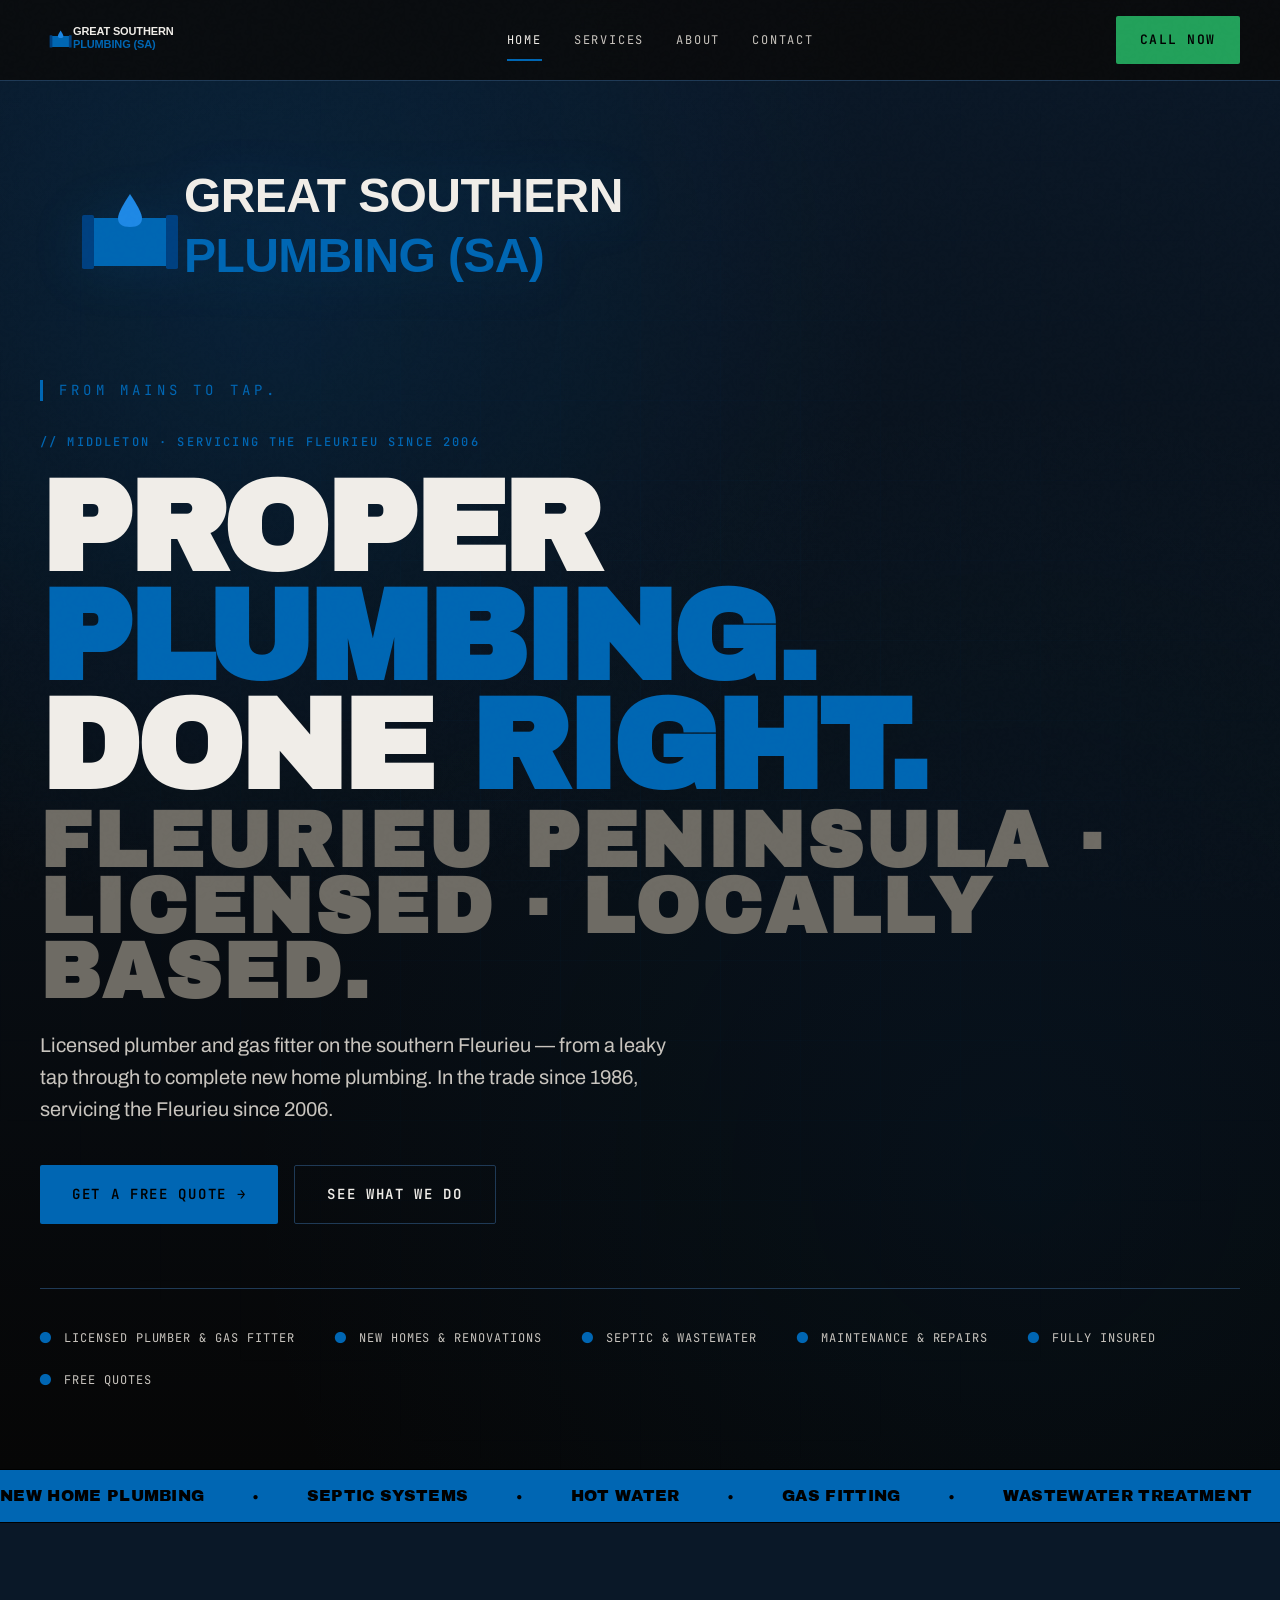
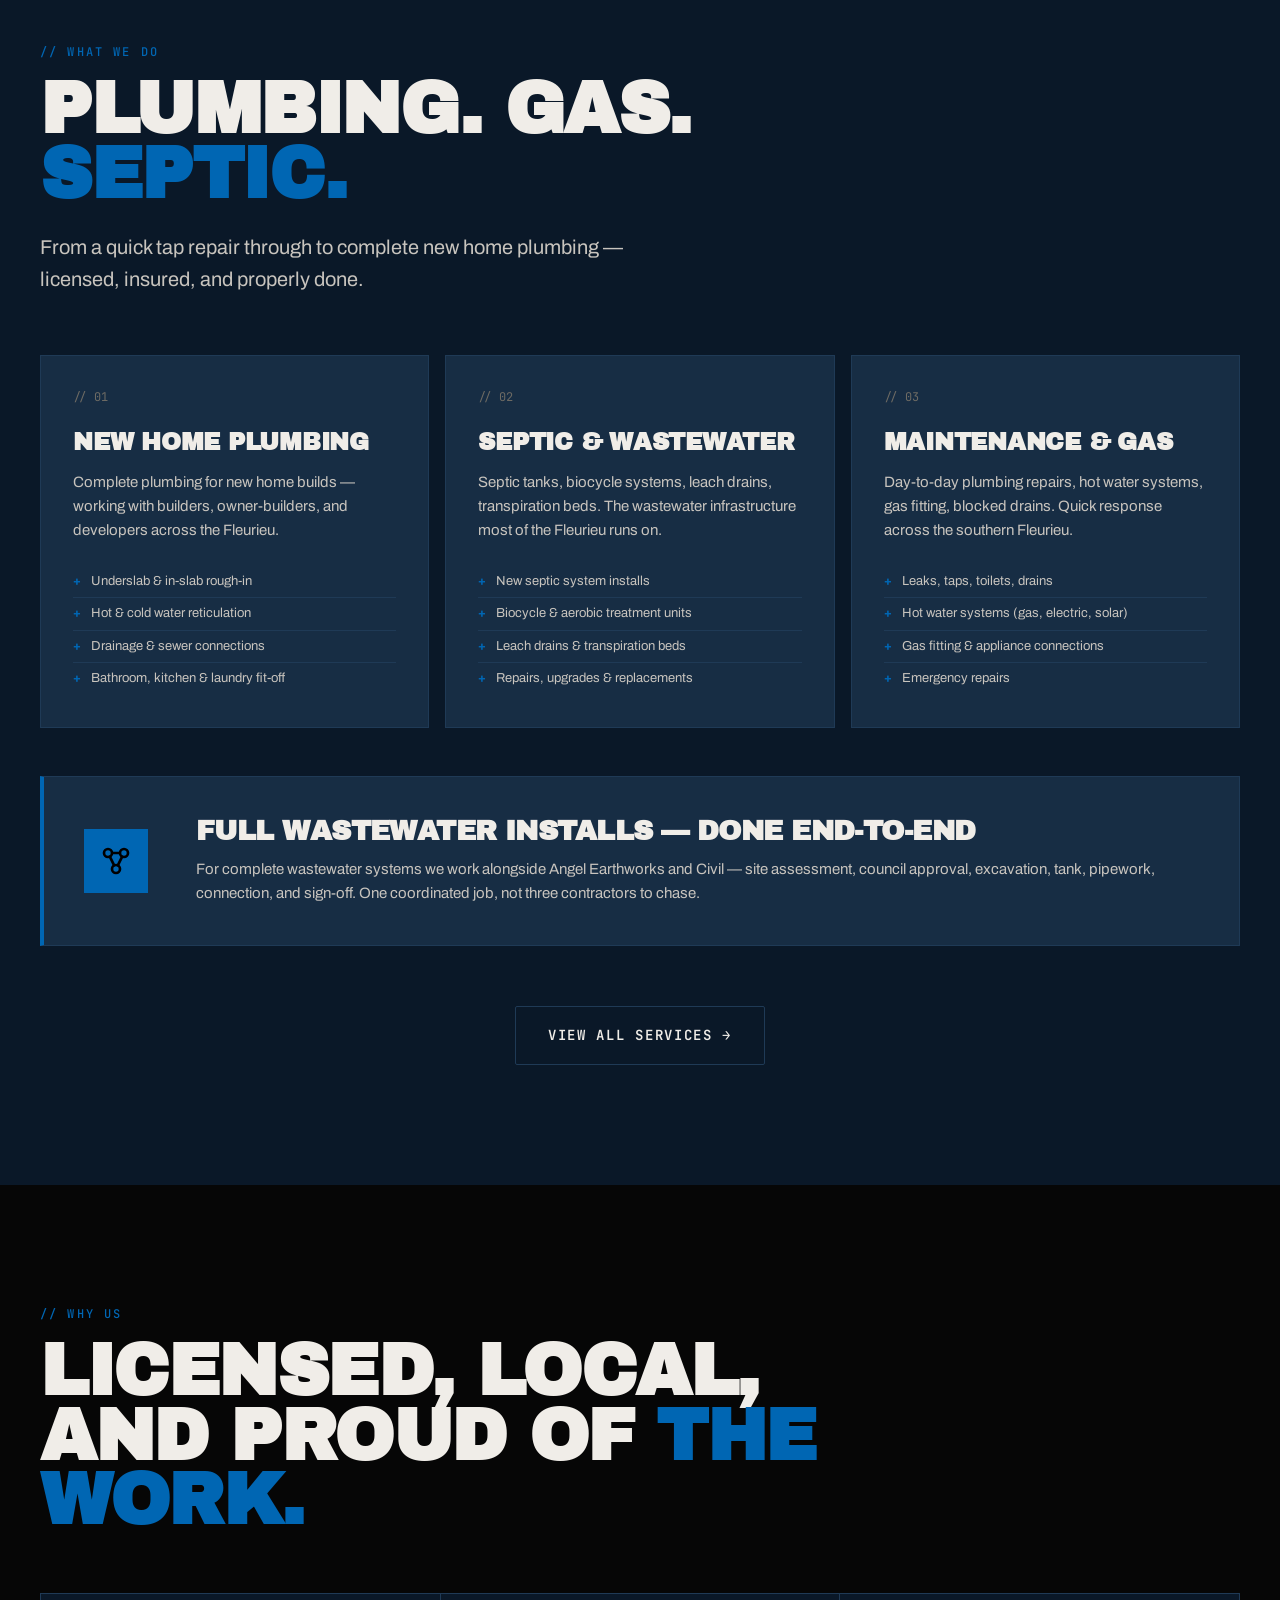
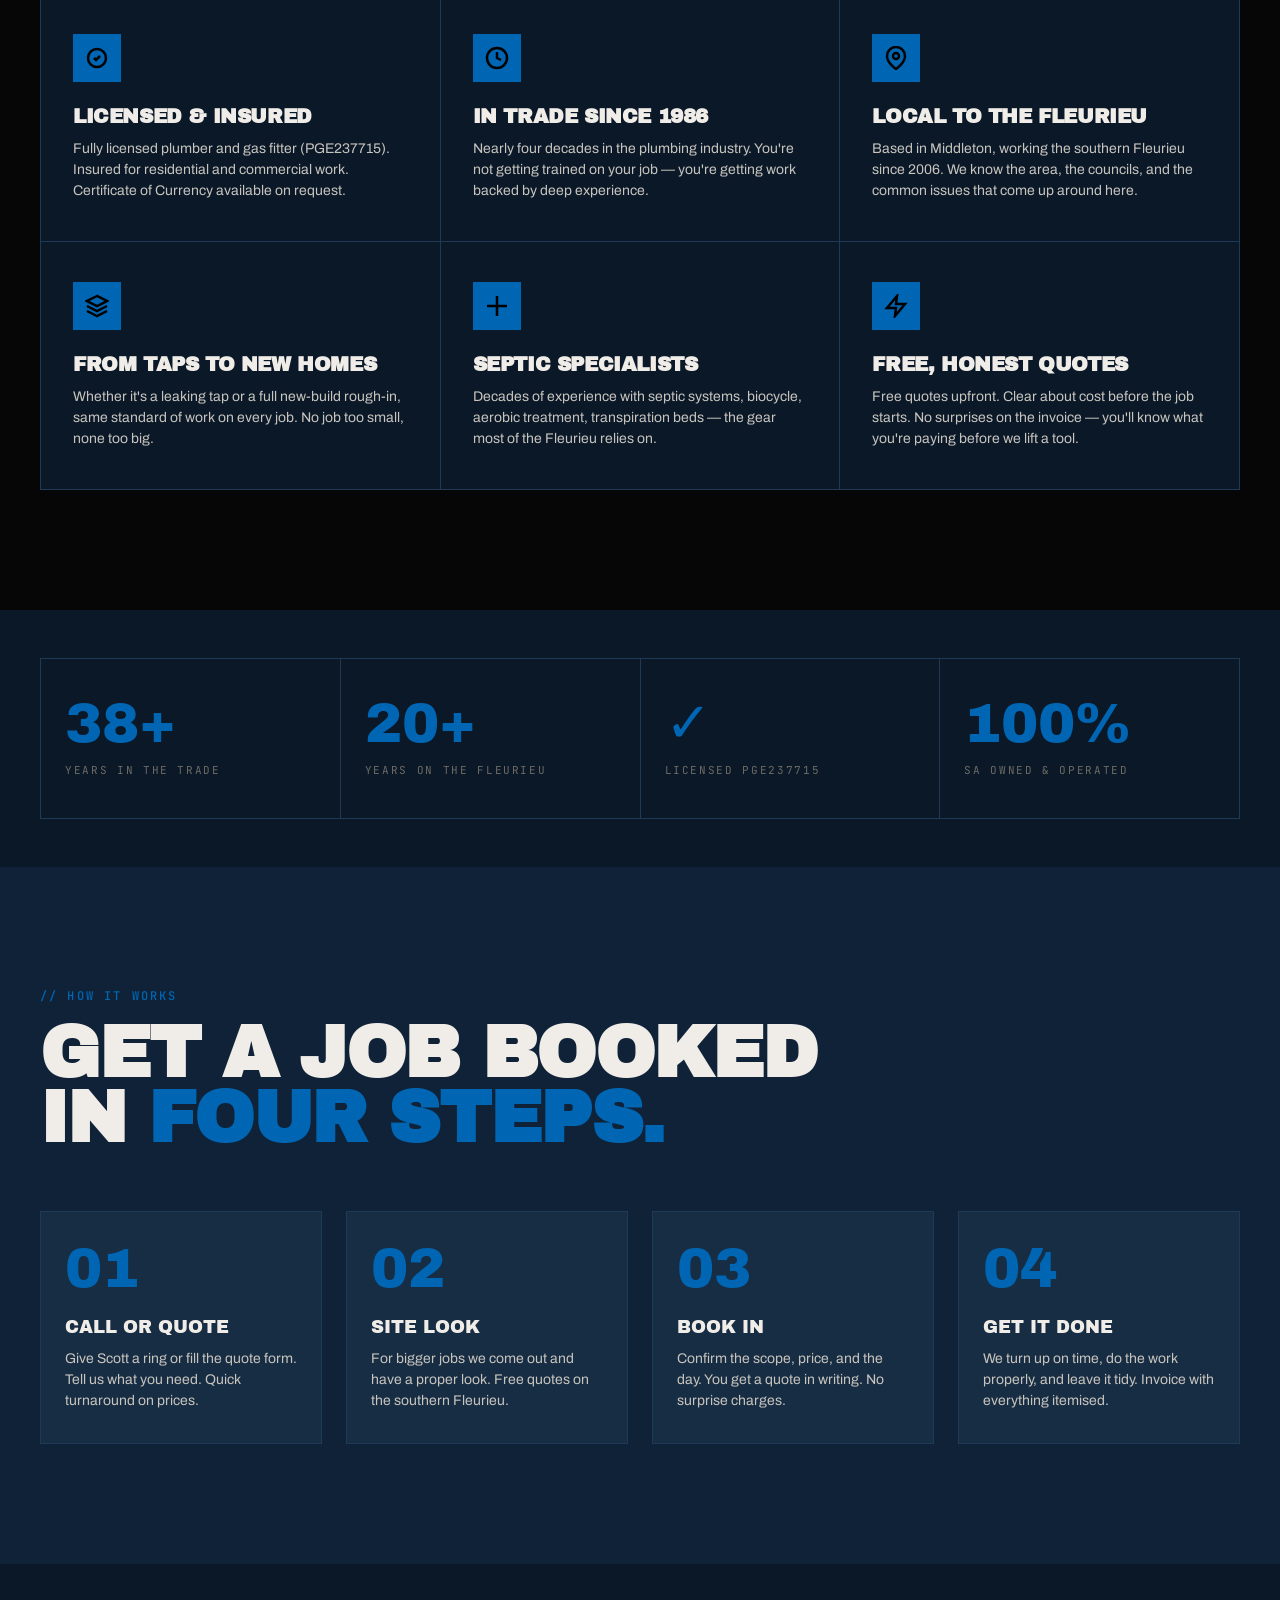
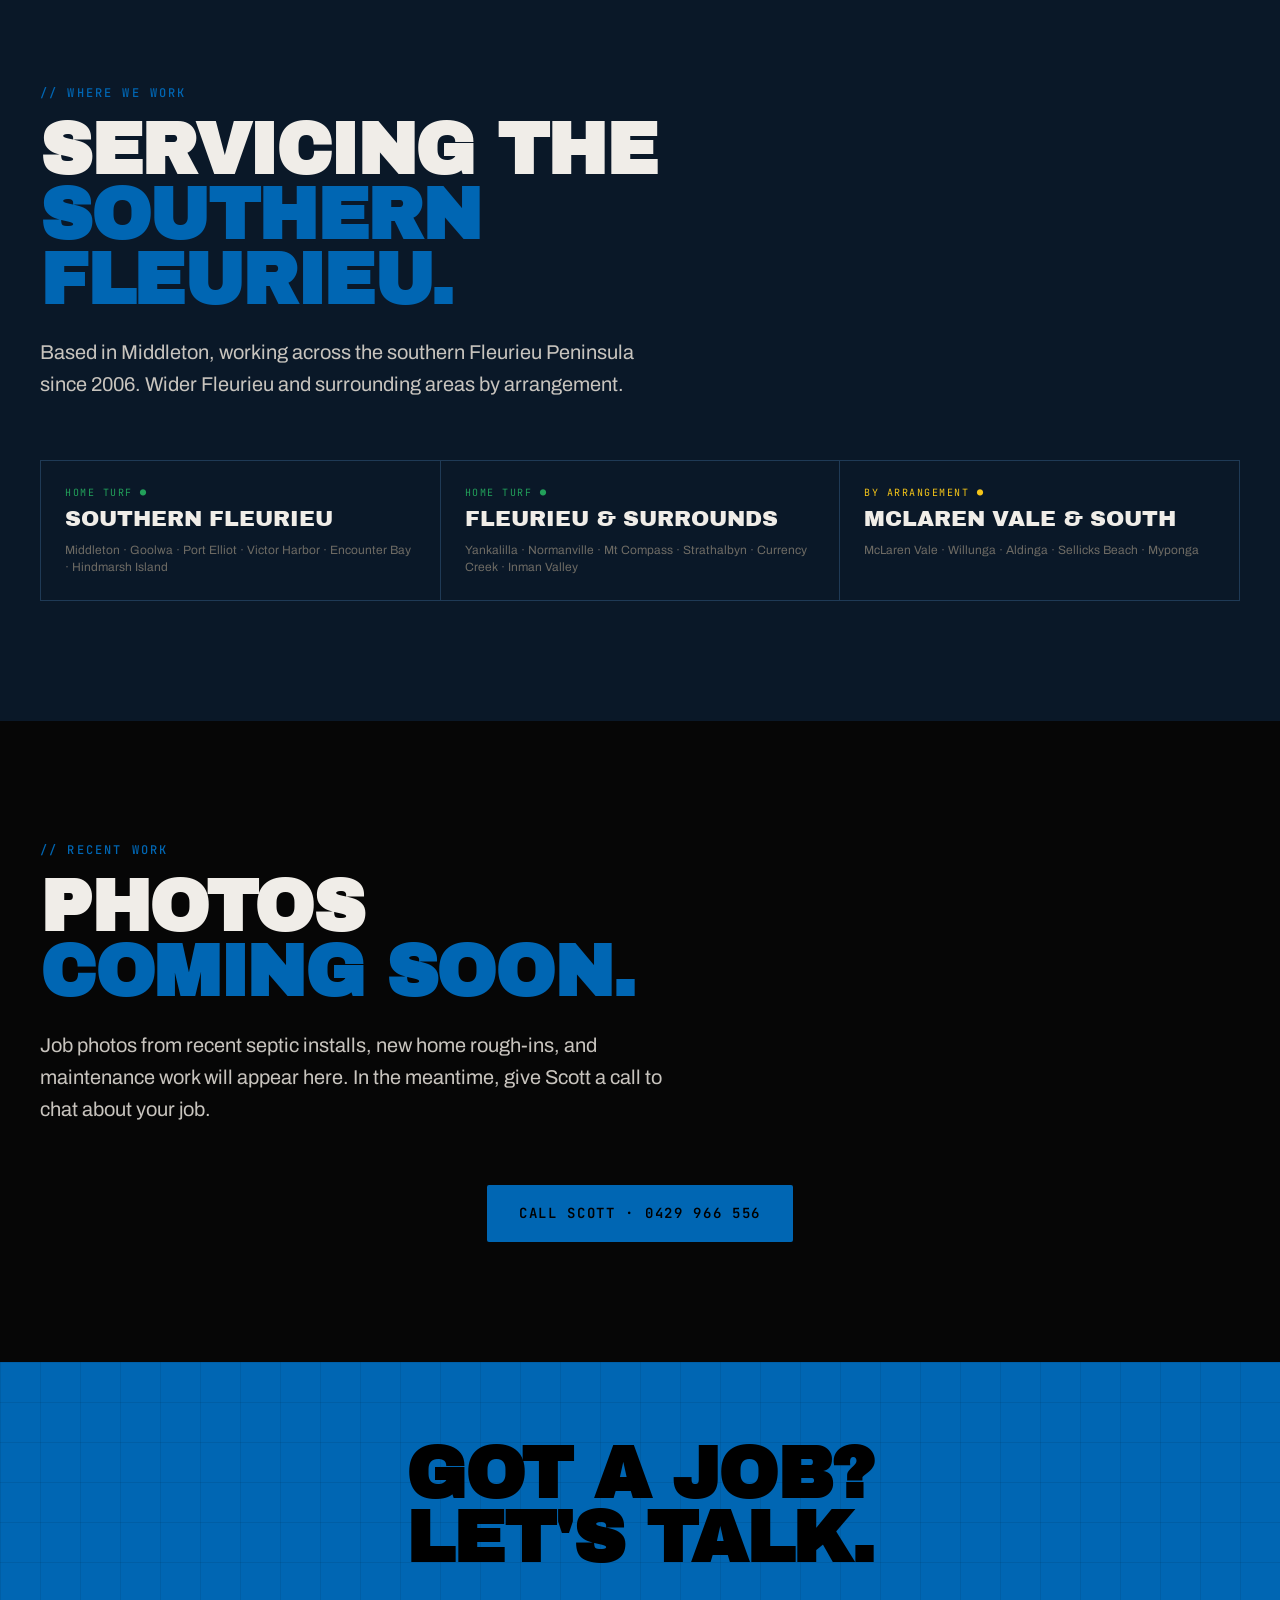
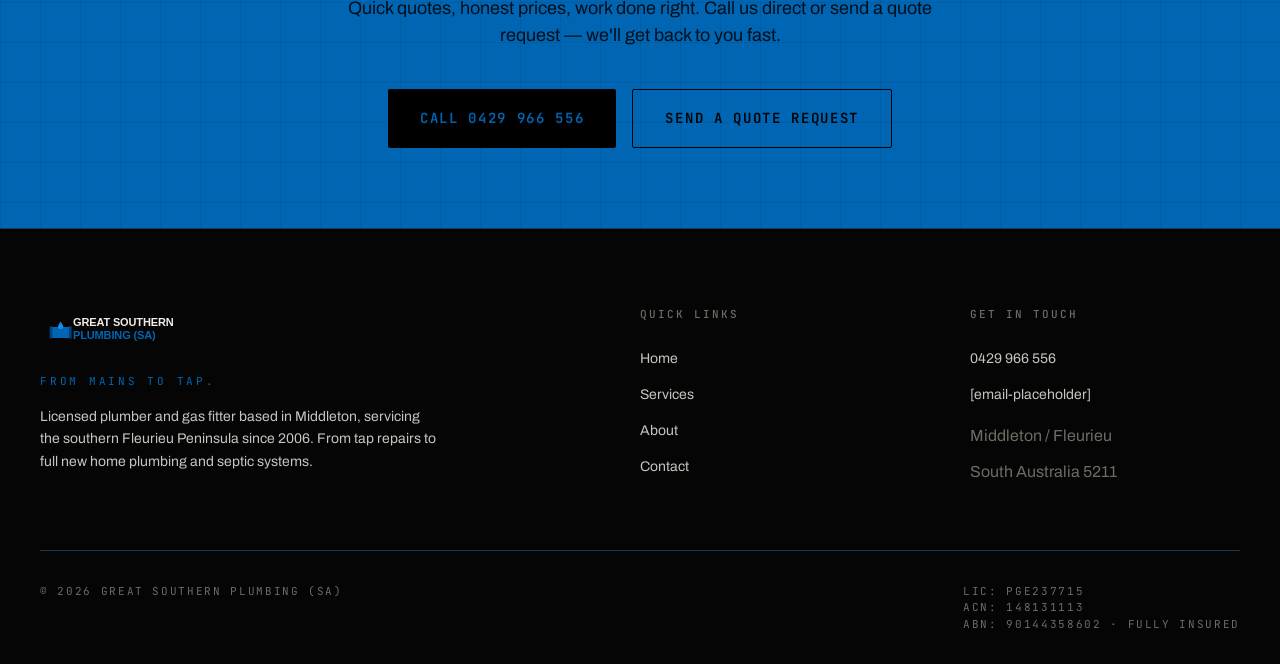
<file: index.html>
<!DOCTYPE html>
<html lang="en-AU">
<head>
<meta charset="UTF-8"/>
<meta name="viewport" content="width=device-width, initial-scale=1.0"/>
<title>Great Southern Plumbing (SA) | Licensed Plumber Fleurieu</title>
<meta name="description" content="Licensed Fleurieu plumber. New homes, maintenance, septic systems, gas fitting, stormwater. Based Middleton, servicing the southern Fleurieu since 2006."/>
<meta name="keywords" content="plumber fleurieu, plumber Middleton, septic system Fleurieu, gas fitter SA, plumber Victor Harbor, plumber Goolwa, hot water Fleurieu, new home plumber"/>
<meta name="theme-color" content="#0A0A0A"/>

<!-- Open Graph -->
<meta property="og:title" content="Great Southern Plumbing (SA)"/>
<meta property="og:description" content="Licensed Fleurieu plumber. New homes, septic systems, maintenance, gas fitting. Servicing the southern Fleurieu since 2006."/>
<meta property="og:type" content="website"/>
<meta property="og:locale" content="en_AU"/>

<!-- Local Business Schema -->
<script type="application/ld+json">
{
  "@context": "https://schema.org",
  "@type": "Plumber",
  "name": "Great Southern Plumbing (SA) Pty Ltd",
  "image": "",
  "@id": "https://gsplumbing.net.au",
  "url": "https://gsplumbing.net.au",
  "telephone": "+61429966556",
  "priceRange": "$$",
  "address": {
    "@type": "PostalAddress",
    "addressLocality": "Middleton",
    "addressRegion": "SA",
    "postalCode": "5213",
    "addressCountry": "AU"
  },
  "areaServed": [
    "Southern Fleurieu Peninsula", "Middleton", "Goolwa", "Port Elliot",
    "Victor Harbor", "Encounter Bay", "Hindmarsh Island", "Yankalilla",
    "Normanville", "Mt Compass", "Strathalbyn"
  ],
  "openingHoursSpecification": {
    "@type": "OpeningHoursSpecification",
    "dayOfWeek": ["Monday", "Tuesday", "Wednesday", "Thursday", "Friday"],
    "opens": "07:00",
    "closes": "17:00"
  }
}
</script>

<link rel="preconnect" href="https://fonts.googleapis.com"/>
<link rel="preconnect" href="https://fonts.gstatic.com" crossorigin/>
<link href="https://fonts.googleapis.com/css2?family=Archivo:wght@400;500;600;700&family=Archivo+Black&family=JetBrains+Mono:wght@400;500;700&display=swap" rel="stylesheet"/>
<link rel="icon" type="image/svg+xml" href="favicon.svg"/>
<link rel="stylesheet" href="styles.css"/>
</head>
<body>

<!-- HEADER -->
<header class="site-header">
    <div class="container site-header__inner">
        <a href="index.html" class="brand"><img src="logo-placeholder.svg" alt="Great Southern Plumbing (SA)" class="brand__logo"/></a>
        <nav class="main-nav">
            <a href="index.html" class="active">Home</a>
            <a href="services.html">Services</a>
            <a href="about.html">About</a>
            <a href="contact.html">Contact</a>
        </nav>
        <div class="header-cta">
            <a href="tel:0429966556" class="btn btn--phone">Call Now</a>
            <button class="menu-toggle" onclick="document.getElementById('drawer').classList.add('open')" aria-label="Menu">
                <span></span><span></span><span></span>
            </button>
        </div>
    </div>
</header>

<!-- MOBILE DRAWER -->
<div class="mobile-drawer" id="drawer">
    <button class="mobile-drawer__close" onclick="document.getElementById('drawer').classList.remove('open')" aria-label="Close">×</button>
    <nav class="mobile-drawer__nav">
        <a href="index.html">Home</a>
        <a href="services.html">Services</a>
        <a href="about.html">About</a>
        <a href="contact.html">Contact</a>
    </nav>
    <div class="mobile-drawer__footer">
        <p>Call us · 0429 966 556</p>
        <p style="margin-top:8px">Middleton / Fleurieu SA</p>
    </div>
</div>

<!-- HERO -->
<section class="hero">
    <div class="container">
        <div class="hero__logo-lockup">
            <img src="logo-placeholder.svg" alt="Great Southern Plumbing (SA)" class="hero__logo"/>
        </div>
        <div class="hero__tagline">From mains to tap.</div>
        <div class="hero__eyebrow text-eyebrow">// Middleton · Servicing the Fleurieu since 2006</div>
        <h1 class="hero__title h-mega">
            Proper <span class="hero__title-orange">plumbing.</span><br/>
            Done <span class="hero__title-orange">right.</span>
            <span class="hero__title-strike">Fleurieu Peninsula · Licensed · Locally based.</span>
        </h1>
        <p class="hero__lead text-lead">
            Licensed plumber and gas fitter on the southern Fleurieu &mdash; from a leaky tap
            through to complete new home plumbing. In the trade since 1986, servicing the
            Fleurieu since 2006.
        </p>
        <div class="hero__ctas">
            <a href="contact.html" class="btn btn--primary btn--large">Get a Free Quote →</a>
            <a href="services.html" class="btn btn--outline btn--large">See What We Do</a>
        </div>
        <div class="hero__bullets">
            <div class="hero__bullet">Licensed Plumber &amp; Gas Fitter</div>
            <div class="hero__bullet">New Homes &amp; Renovations</div>
            <div class="hero__bullet">Septic &amp; Wastewater</div>
            <div class="hero__bullet">Maintenance &amp; Repairs</div>
            <div class="hero__bullet">Fully Insured</div>
            <div class="hero__bullet">Free Quotes</div>
        </div>
    </div>
</section>

<!-- MARQUEE -->
<div class="marquee">
    <div class="marquee__track">
        <div class="marquee__item">New Home Plumbing</div>
        <div class="marquee__item">Septic Systems</div>
        <div class="marquee__item">Hot Water</div>
        <div class="marquee__item">Gas Fitting</div>
        <div class="marquee__item">Wastewater Treatment</div>
        <div class="marquee__item">Drain Clearing</div>
        <div class="marquee__item">Stormwater</div>
        <div class="marquee__item">Rainwater Tanks</div>
        <div class="marquee__item">Commercial Work</div>
        <div class="marquee__item">Maintenance &amp; Repairs</div>
        <div class="marquee__item">Bathroom Renos</div>
        <!-- duplicate for seamless loop -->
        <div class="marquee__item">New Home Plumbing</div>
        <div class="marquee__item">Septic Systems</div>
        <div class="marquee__item">Hot Water</div>
        <div class="marquee__item">Gas Fitting</div>
        <div class="marquee__item">Wastewater Treatment</div>
        <div class="marquee__item">Drain Clearing</div>
        <div class="marquee__item">Stormwater</div>
        <div class="marquee__item">Rainwater Tanks</div>
        <div class="marquee__item">Commercial Work</div>
        <div class="marquee__item">Maintenance &amp; Repairs</div>
        <div class="marquee__item">Bathroom Renos</div>
    </div>
</div>

<!-- SERVICES SUMMARY -->
<section class="section">
    <div class="container">
        <div class="section-header">
            <div class="section-header__eyebrow text-eyebrow">// What we do</div>
            <h2 class="section-header__title h-display">
                Plumbing. Gas.<br/>
                <span class="text-orange">Septic.</span>
            </h2>
            <p class="section-header__lead text-lead">
                From a quick tap repair through to complete new home plumbing &mdash;
                licensed, insured, and properly done.
            </p>
        </div>

        <div class="services">
            <div class="service-card">
                <span class="service-card__num">// 01</span>
                <h3 class="service-card__title">New Home Plumbing</h3>
                <p class="service-card__body">
                    Complete plumbing for new home builds &mdash; working with builders, owner-builders,
                    and developers across the Fleurieu.
                </p>
                <ul class="service-card__list">
                    <li>Underslab &amp; in-slab rough-in</li>
                    <li>Hot &amp; cold water reticulation</li>
                    <li>Drainage &amp; sewer connections</li>
                    <li>Bathroom, kitchen &amp; laundry fit-off</li>
                </ul>
            </div>

            <div class="service-card">
                <span class="service-card__num">// 02</span>
                <h3 class="service-card__title">Septic &amp; Wastewater</h3>
                <p class="service-card__body">
                    Septic tanks, biocycle systems, leach drains, transpiration beds. The wastewater
                    infrastructure most of the Fleurieu runs on.
                </p>
                <ul class="service-card__list">
                    <li>New septic system installs</li>
                    <li>Biocycle &amp; aerobic treatment units</li>
                    <li>Leach drains &amp; transpiration beds</li>
                    <li>Repairs, upgrades &amp; replacements</li>
                </ul>
            </div>

            <div class="service-card">
                <span class="service-card__num">// 03</span>
                <h3 class="service-card__title">Maintenance &amp; Gas</h3>
                <p class="service-card__body">
                    Day-to-day plumbing repairs, hot water systems, gas fitting, blocked drains.
                    Quick response across the southern Fleurieu.
                </p>
                <ul class="service-card__list">
                    <li>Leaks, taps, toilets, drains</li>
                    <li>Hot water systems (gas, electric, solar)</li>
                    <li>Gas fitting &amp; appliance connections</li>
                    <li>Emergency repairs</li>
                </ul>
            </div>
        </div>

        <div class="network-callout">
            <div class="network-callout__icon">
                <svg viewBox="0 0 24 24" fill="none" stroke="currentColor" stroke-width="2">
                    <circle cx="6" cy="6" r="3"/>
                    <circle cx="18" cy="6" r="3"/>
                    <circle cx="12" cy="18" r="3"/>
                    <path d="M9 6h6M7 8l4 8M17 8l-4 8"/>
                </svg>
            </div>
            <div class="network-callout__content">
                <h3 class="network-callout__title">Full wastewater installs &mdash; done end-to-end</h3>
                <p class="network-callout__body">
                    For complete wastewater systems we work alongside Angel Earthworks and Civil &mdash;
                    site assessment, council approval, excavation, tank, pipework, connection, and sign-off.
                    One coordinated job, not three contractors to chase.
                </p>
            </div>
        </div>

        <div class="text-center mt-5">
            <a href="services.html" class="btn btn--outline btn--large">View All Services →</a>
        </div>
    </div>
</section>

<!-- WHY CHOOSE -->
<section class="section section--dark">
    <div class="container">
        <div class="section-header">
            <div class="section-header__eyebrow text-eyebrow">// Why us</div>
            <h2 class="section-header__title h-display">
                Licensed, local,<br/>and proud of <span class="text-orange">the work.</span>
            </h2>
        </div>

        <div class="why-grid">
            <div class="why-item">
                <div class="why-item__icon">
                    <svg viewBox="0 0 24 24" fill="none" stroke="currentColor" stroke-width="2.5">
                        <path d="M9 12l2 2 4-4M21 12a9 9 0 11-18 0 9 9 0 0118 0z"/>
                    </svg>
                </div>
                <h3 class="why-item__title">Licensed &amp; Insured</h3>
                <p class="why-item__body">
                    Fully licensed plumber and gas fitter (PGE237715). Insured for residential and
                    commercial work. Certificate of Currency available on request.
                </p>
            </div>

            <div class="why-item">
                <div class="why-item__icon">
                    <svg viewBox="0 0 24 24" fill="none" stroke="currentColor" stroke-width="2.5">
                        <circle cx="12" cy="12" r="10"/>
                        <path d="M12 6v6l4 2"/>
                    </svg>
                </div>
                <h3 class="why-item__title">In Trade Since 1986</h3>
                <p class="why-item__body">
                    Nearly four decades in the plumbing industry. You're not getting trained on your job &mdash;
                    you're getting work backed by deep experience.
                </p>
            </div>

            <div class="why-item">
                <div class="why-item__icon">
                    <svg viewBox="0 0 24 24" fill="none" stroke="currentColor" stroke-width="2.5">
                        <path d="M21 10c0 7-9 13-9 13s-9-6-9-13a9 9 0 0118 0z"/>
                        <circle cx="12" cy="10" r="3"/>
                    </svg>
                </div>
                <h3 class="why-item__title">Local to the Fleurieu</h3>
                <p class="why-item__body">
                    Based in Middleton, working the southern Fleurieu since 2006. We know the area, the councils,
                    and the common issues that come up around here.
                </p>
            </div>

            <div class="why-item">
                <div class="why-item__icon">
                    <svg viewBox="0 0 24 24" fill="none" stroke="currentColor" stroke-width="2.5">
                        <path d="M12 2L2 7l10 5 10-5-10-5zM2 17l10 5 10-5M2 12l10 5 10-5"/>
                    </svg>
                </div>
                <h3 class="why-item__title">From Taps to New Homes</h3>
                <p class="why-item__body">
                    Whether it's a leaking tap or a full new-build rough-in, same standard of work
                    on every job. No job too small, none too big.
                </p>
            </div>

            <div class="why-item">
                <div class="why-item__icon">
                    <svg viewBox="0 0 24 24" fill="none" stroke="currentColor" stroke-width="2.5">
                        <path d="M12 2v20M2 12h20"/>
                    </svg>
                </div>
                <h3 class="why-item__title">Septic Specialists</h3>
                <p class="why-item__body">
                    Decades of experience with septic systems, biocycle, aerobic treatment, transpiration
                    beds &mdash; the gear most of the Fleurieu relies on.
                </p>
            </div>

            <div class="why-item">
                <div class="why-item__icon">
                    <svg viewBox="0 0 24 24" fill="none" stroke="currentColor" stroke-width="2.5">
                        <path d="M13 2L3 14h9l-1 8 10-12h-9l1-8z"/>
                    </svg>
                </div>
                <h3 class="why-item__title">Free, Honest Quotes</h3>
                <p class="why-item__body">
                    Free quotes upfront. Clear about cost before the job starts. No surprises on the invoice &mdash;
                    you'll know what you're paying before we lift a tool.
                </p>
            </div>
        </div>
    </div>
</section>

<!-- STATS -->
<section class="section section--tight">
    <div class="container">
        <div class="stats-band">
            <div class="stat">
                <div class="stat__num">38+</div>
                <div class="stat__label">Years in the trade</div>
            </div>
            <div class="stat">
                <div class="stat__num">20+</div>
                <div class="stat__label">Years on the Fleurieu</div>
            </div>
            <div class="stat">
                <div class="stat__num">✓</div>
                <div class="stat__label">Licensed PGE237715</div>
            </div>
            <div class="stat">
                <div class="stat__num">100%</div>
                <div class="stat__label">SA owned &amp; operated</div>
            </div>
        </div>
    </div>
</section>

<!-- PROCESS -->
<section class="section section--elev">
    <div class="container">
        <div class="section-header">
            <div class="section-header__eyebrow text-eyebrow">// How it works</div>
            <h2 class="section-header__title h-display">
                Get a job booked in <span class="text-orange">four steps.</span>
            </h2>
        </div>

        <div class="steps">
            <div class="step">
                <div class="step__title">Call or Quote</div>
                <p class="step__body">
                    Give Scott a ring or fill the quote form. Tell us what you need.
                    Quick turnaround on prices.
                </p>
            </div>
            <div class="step">
                <div class="step__title">Site Look</div>
                <p class="step__body">
                    For bigger jobs we come out and have a proper look. Free quotes on the
                    southern Fleurieu.
                </p>
            </div>
            <div class="step">
                <div class="step__title">Book In</div>
                <p class="step__body">
                    Confirm the scope, price, and the day. You get a quote in writing.
                    No surprise charges.
                </p>
            </div>
            <div class="step">
                <div class="step__title">Get It Done</div>
                <p class="step__body">
                    We turn up on time, do the work properly, and leave it tidy.
                    Invoice with everything itemised.
                </p>
            </div>
        </div>
    </div>
</section>

<!-- SERVICE AREAS PREVIEW -->
<section class="section">
    <div class="container">
        <div class="section-header">
            <div class="section-header__eyebrow text-eyebrow">// Where we work</div>
            <h2 class="section-header__title h-display">
                Servicing the<br/>
                <span class="text-orange">southern Fleurieu.</span>
            </h2>
            <p class="section-header__lead text-lead">
                Based in Middleton, working across the southern Fleurieu Peninsula since 2006.
                Wider Fleurieu and surrounding areas by arrangement.
            </p>
        </div>

        <div class="areas">
            <div class="area">
                <div class="area__type area__type--local">Home turf ●</div>
                <div class="area__name">Southern Fleurieu</div>
                <div class="area__suburbs">Middleton · Goolwa · Port Elliot · Victor Harbor · Encounter Bay · Hindmarsh Island</div>
            </div>
            <div class="area">
                <div class="area__type area__type--local">Home turf ●</div>
                <div class="area__name">Fleurieu &amp; Surrounds</div>
                <div class="area__suburbs">Yankalilla · Normanville · Mt Compass · Strathalbyn · Currency Creek · Inman Valley</div>
            </div>
            <div class="area">
                <div class="area__type area__type--regional">By arrangement ●</div>
                <div class="area__name">McLaren Vale &amp; South</div>
                <div class="area__suburbs">McLaren Vale · Willunga · Aldinga · Sellicks Beach · Myponga</div>
            </div>
        </div>
    </div>
</section>

<!-- RECENT WORK GALLERY -->
<section class="section section--dark">
    <div class="container">
        <div class="section-header">
            <div class="section-header__eyebrow text-eyebrow">// Recent work</div>
            <h2 class="section-header__title h-display">
                Photos<br/>
                <span class="text-orange">coming soon.</span>
            </h2>
            <p class="section-header__lead text-lead">
                Job photos from recent septic installs, new home rough-ins, and maintenance work will appear here.
                In the meantime, give Scott a call to chat about your job.
            </p>
        </div>

        <div style="display:flex;justify-content:center;margin-top:40px">
            <a href="tel:0429966556" class="btn btn--primary btn--large">Call Scott · 0429 966 556</a>
        </div>
    </div>
</section>

<!-- CTA BAND -->
<section class="cta-band">
    <div class="container cta-band__inner">
        <h2 class="cta-band__title">Got a job?<br/>Let's talk.</h2>
        <p class="cta-band__lead">
            Quick quotes, honest prices, work done right. Call us direct or send a quote request — we'll get back to you fast.
        </p>
        <div class="cta-band__ctas">
            <a href="tel:0429966556" class="btn btn--primary btn--large">Call 0429 966 556</a>
            <a href="contact.html" class="btn btn--outline btn--large">Send a Quote Request</a>
        </div>
    </div>
</section>

<!-- FOOTER -->
<footer class="site-footer">
    <div class="container">
        <div class="footer-grid">
            <div class="footer-col">
                <a href="index.html" class="brand" style="margin-bottom:20px"><img src="logo-placeholder.svg" alt="Great Southern Plumbing (SA)" class="brand__logo"/></a>
                <p style="font-family:var(--font-mono);font-size:11px;letter-spacing:0.25em;text-transform:uppercase;color:var(--color-orange);margin-top:16px">From mains to tap.</p>
                <p class="text-dim" style="font-size:14px;line-height:1.6;margin-top:16px;max-width:400px">
                    Licensed plumber and gas fitter based in Middleton, servicing
                    the southern Fleurieu Peninsula since 2006. From tap repairs to
                    full new home plumbing and septic systems.
                </p>
            </div>
            <div class="footer-col">
                <h3 class="footer-col__heading">Quick Links</h3>
                <ul>
                    <li><a href="index.html">Home</a></li>
                    <li><a href="services.html">Services</a></li>
                    <li><a href="about.html">About</a></li>
                    <li><a href="contact.html">Contact</a></li>
                </ul>
            </div>
            <div class="footer-col">
                <h3 class="footer-col__heading">Get in Touch</h3>
                <ul>
                    <li><a href="tel:0429966556">0429 966 556</a></li>
                    <li><a href="mailto:[email-placeholder]">[email-placeholder]</a></li>
                    <li class="text-mute" style="padding-top:12px">Middleton / Fleurieu</li>
                    <li class="text-mute">South Australia 5211</li>
                </ul>
            </div>
        </div>
        <div class="footer-bottom">
            <span>© 2026 Great Southern Plumbing (SA)</span>
            <span>LIC: PGE237715<br/>ACN: 148131113<br/>ABN: 90144358602 · Fully insured</span>
        </div>
    </div>
</footer>

<script src="script.js"></script>
</body>
</html>
</file>
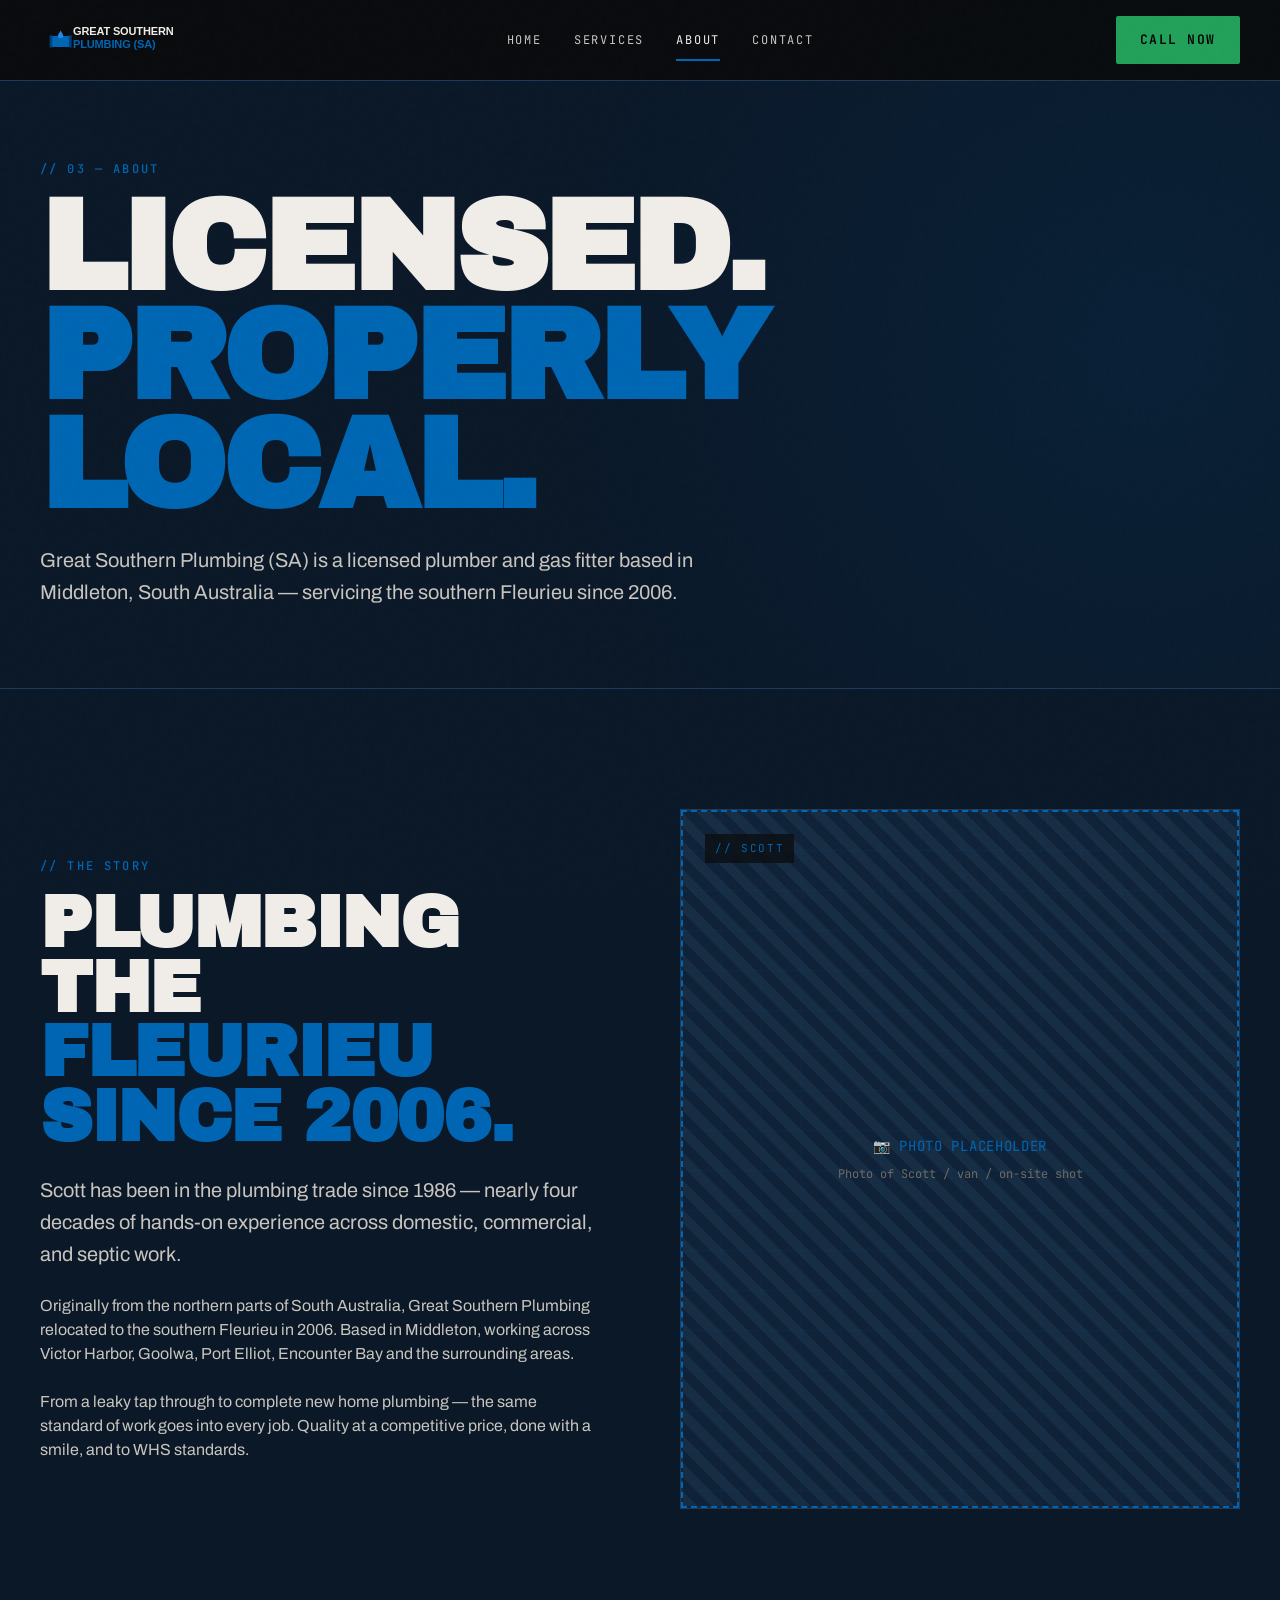
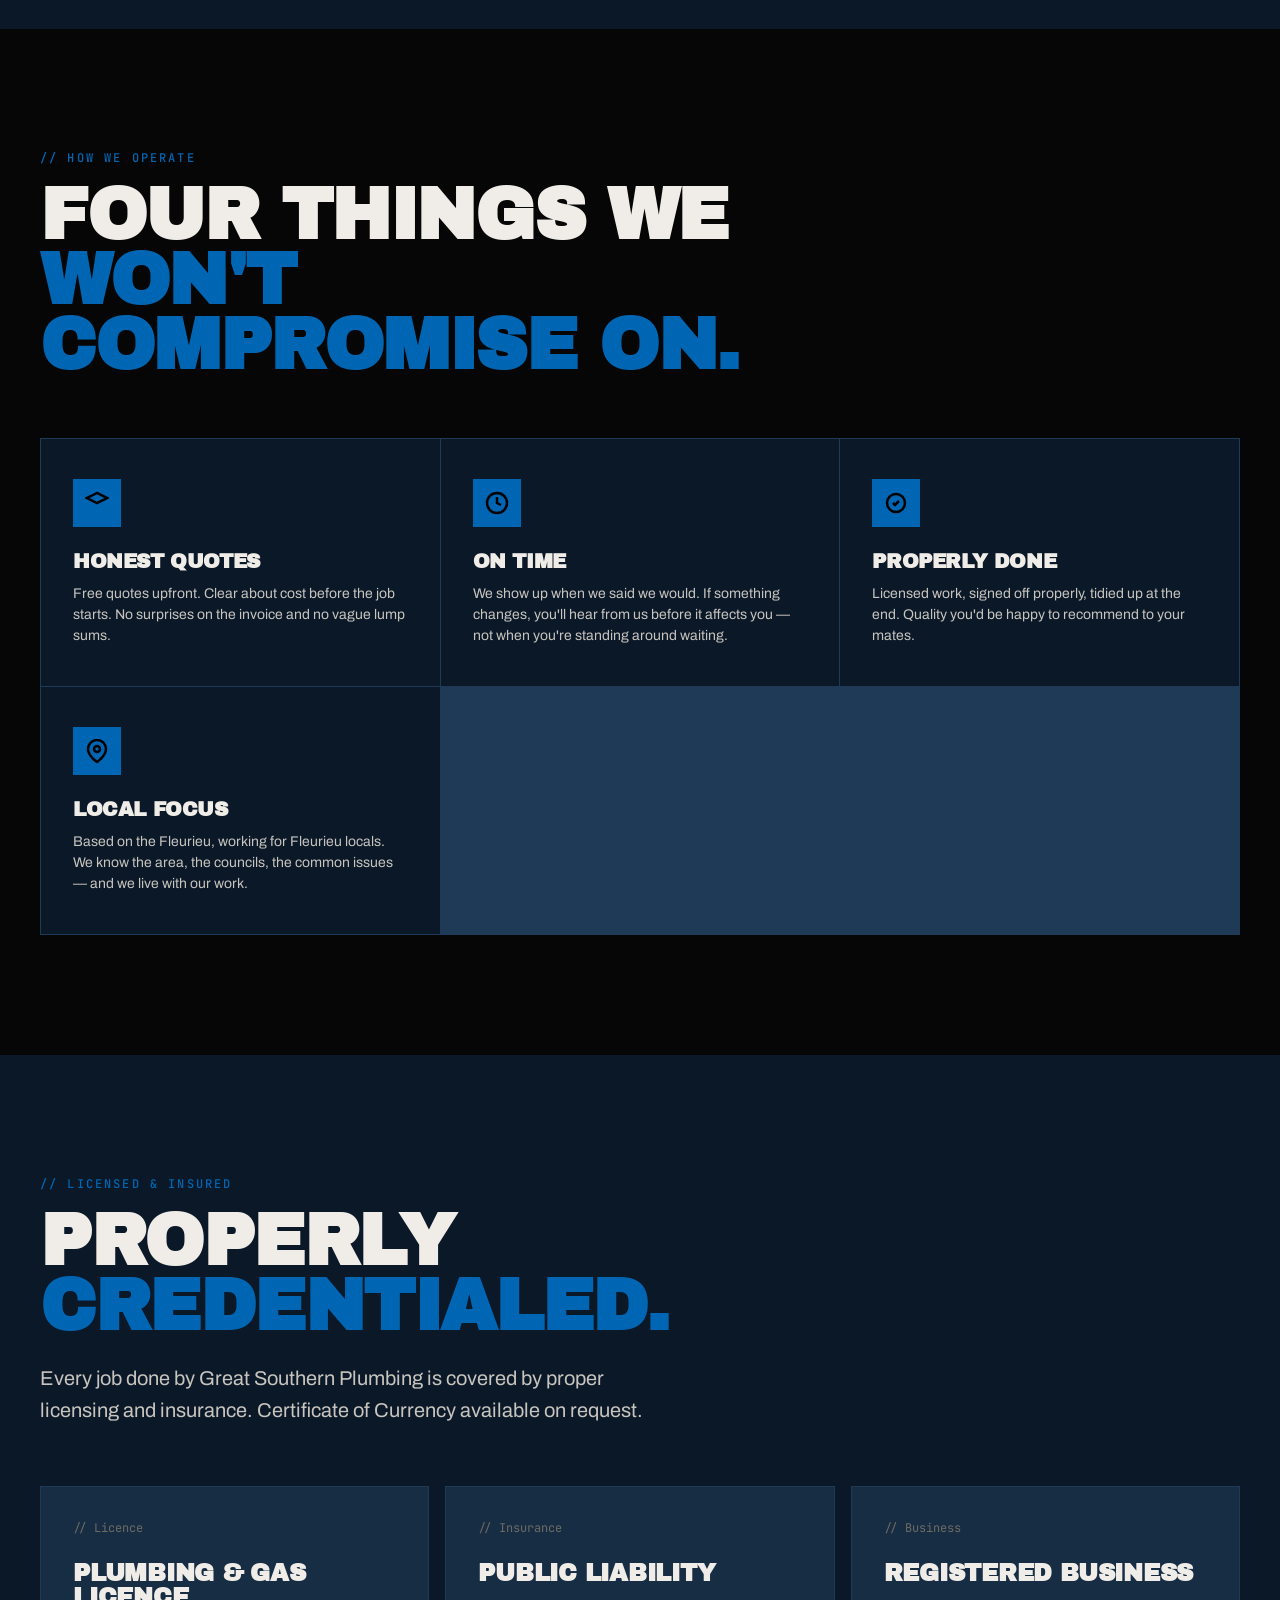
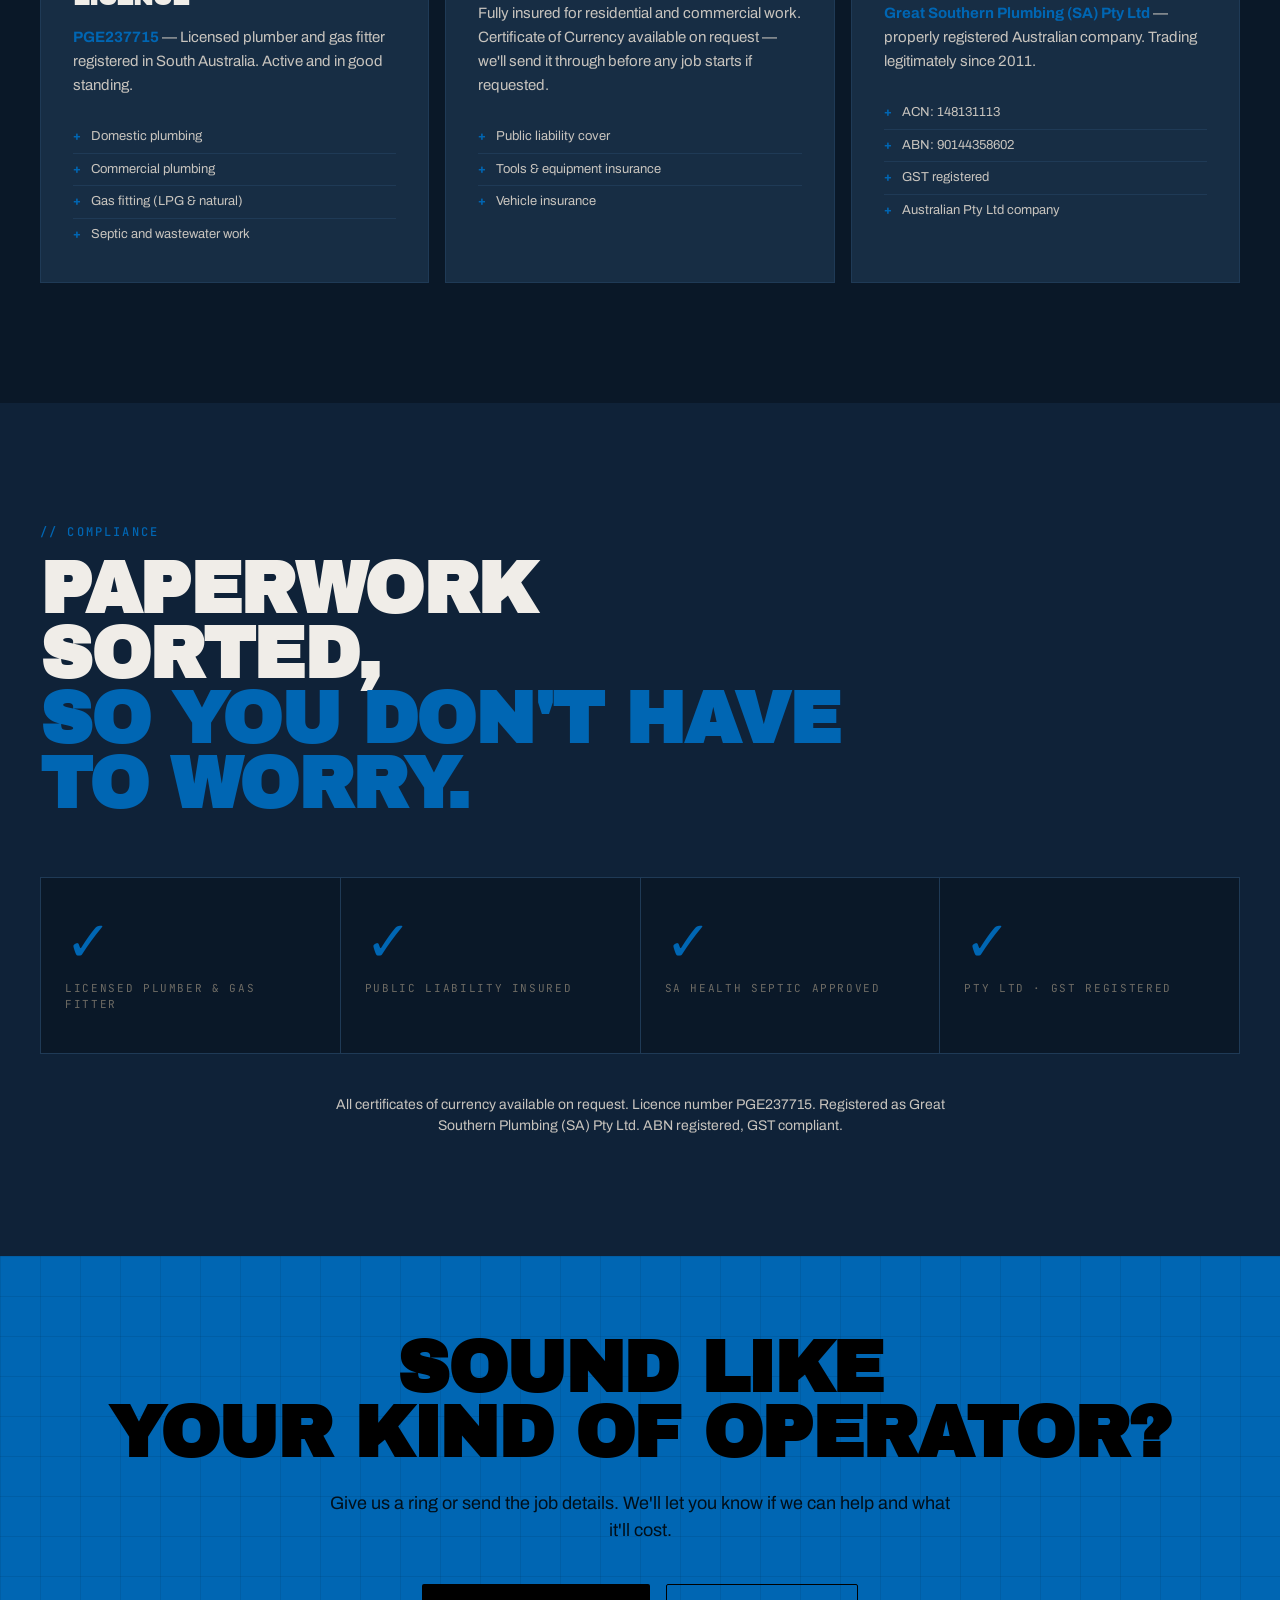
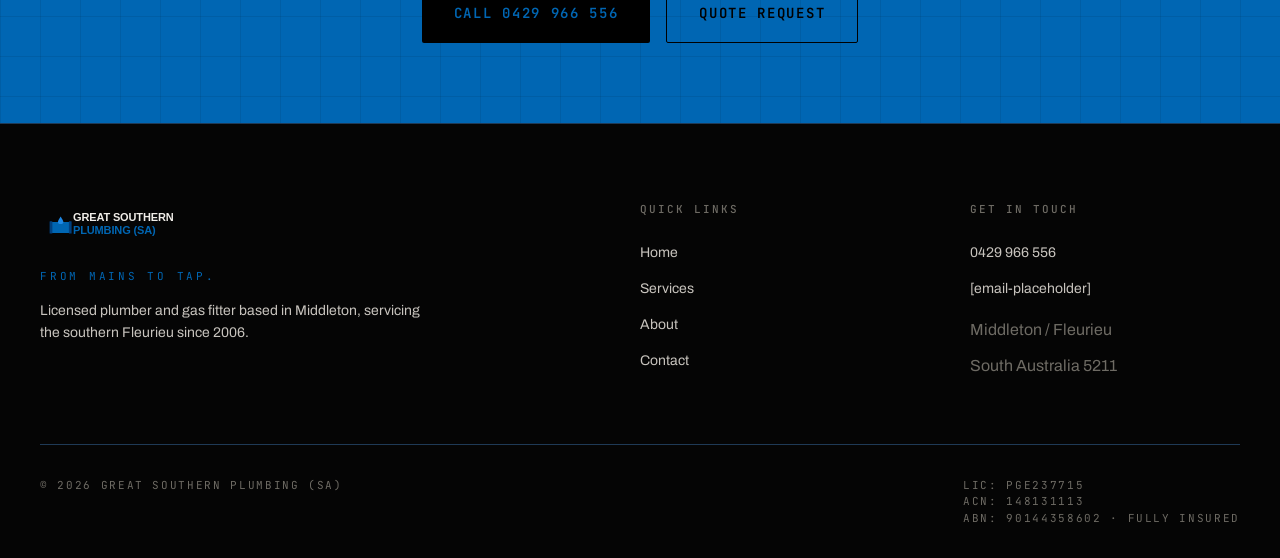
<file: about.html>
<!DOCTYPE html>
<html lang="en-AU">
<head>
<meta charset="UTF-8"/>
<meta name="viewport" content="width=device-width, initial-scale=1.0"/>
<title>About | Great Southern Plumbing (SA) — Licensed Fleurieu Plumber</title>
<meta name="description" content="Licensed plumber Scott — Great Southern Plumbing (SA). In the trade since 1986, servicing the southern Fleurieu Peninsula since 2006."/>
<meta name="theme-color" content="#0A0A0A"/>

<link rel="preconnect" href="https://fonts.googleapis.com"/>
<link rel="preconnect" href="https://fonts.gstatic.com" crossorigin/>
<link href="https://fonts.googleapis.com/css2?family=Archivo:wght@400;500;600;700&family=Archivo+Black&family=JetBrains+Mono:wght@400;500;700&display=swap" rel="stylesheet"/>
<link rel="icon" type="image/svg+xml" href="favicon.svg"/>
<link rel="stylesheet" href="styles.css"/>
</head>
<body>

<header class="site-header">
    <div class="container site-header__inner">
        <a href="index.html" class="brand"><img src="logo-placeholder.svg" alt="Great Southern Plumbing (SA)" class="brand__logo"/></a>
        <nav class="main-nav">
            <a href="index.html">Home</a>
            <a href="services.html">Services</a>
            <a href="about.html" class="active">About</a>
            <a href="contact.html">Contact</a>
        </nav>
        <div class="header-cta">
            <a href="tel:0429966556" class="btn btn--phone">Call Now</a>
            <button class="menu-toggle" onclick="document.getElementById('drawer').classList.add('open')" aria-label="Menu">
                <span></span><span></span><span></span>
            </button>
        </div>
    </div>
</header>

<div class="mobile-drawer" id="drawer">
    <button class="mobile-drawer__close" onclick="document.getElementById('drawer').classList.remove('open')" aria-label="Close">×</button>
    <nav class="mobile-drawer__nav">
        <a href="index.html">Home</a>
        <a href="services.html">Services</a>
        <a href="about.html">About</a>
        <a href="contact.html">Contact</a>
    </nav>
    <div class="mobile-drawer__footer">
        <p>Call us · 0429 966 556</p>
        <p style="margin-top:8px">Middleton / Fleurieu SA</p>
    </div>
</div>

<!-- SUB HERO -->
<section class="subhero">
    <div class="container">
        <div class="subhero__eyebrow text-eyebrow">// 03 — About</div>
        <h1 class="subhero__title h-mega">
            Licensed.<br/>
            <span class="text-orange">Properly local.</span>
        </h1>
        <p class="subhero__lead text-lead">
            Great Southern Plumbing (SA) is a licensed plumber and gas fitter based in Middleton,
            South Australia &mdash; servicing the southern Fleurieu since 2006.
        </p>
    </div>
</section>

<!-- STORY -->
<section class="section">
    <div class="container">
        <div class="split">
            <div>
                <div class="text-eyebrow mb-2">// The story</div>
                <h2 class="h-display mb-3">Plumbing the<br/><span class="text-orange">Fleurieu since 2006.</span></h2>
                <p class="text-lead mb-3">
                    Scott has been in the plumbing trade since 1986 &mdash; nearly four decades of
                    hands-on experience across domestic, commercial, and septic work.
                </p>
                <p class="text-dim mb-3">
                    Originally from the northern parts of South Australia, Great Southern Plumbing
                    relocated to the southern Fleurieu in 2006. Based in Middleton, working across
                    Victor Harbor, Goolwa, Port Elliot, Encounter Bay and the surrounding areas.
                </p>
                <p class="text-dim">
                    From a leaky tap through to complete new home plumbing &mdash; the same standard of work
                    goes into every job. Quality at a competitive price, done with a smile, and to WHS standards.
                </p>
            </div>
            <div class="image-block" data-label="// SCOTT">
                <div class="placeholder-image">
                    <span>📷 PHOTO PLACEHOLDER</span>
                    <small>Photo of Scott / van / on-site shot</small>
                </div>
            </div>
        </div>
    </div>
</section>

<!-- VALUES -->
<section class="section section--dark">
    <div class="container">
        <div class="section-header">
            <div class="section-header__eyebrow text-eyebrow">// How we operate</div>
            <h2 class="section-header__title h-display">
                Four things we<br/>
                <span class="text-orange">won't compromise on.</span>
            </h2>
        </div>

        <div class="why-grid">
            <div class="why-item">
                <div class="why-item__icon">
                    <svg viewBox="0 0 24 24" fill="none" stroke="currentColor" stroke-width="2.5">
                        <path d="M12 2L2 7l10 5 10-5-10-5z"/>
                    </svg>
                </div>
                <h3 class="why-item__title">Honest Quotes</h3>
                <p class="why-item__body">
                    Free quotes upfront. Clear about cost before the job starts.
                    No surprises on the invoice and no vague lump sums.
                </p>
            </div>

            <div class="why-item">
                <div class="why-item__icon">
                    <svg viewBox="0 0 24 24" fill="none" stroke="currentColor" stroke-width="2.5">
                        <circle cx="12" cy="12" r="10"/>
                        <path d="M12 6v6l4 2"/>
                    </svg>
                </div>
                <h3 class="why-item__title">On Time</h3>
                <p class="why-item__body">
                    We show up when we said we would. If something changes, you'll hear from us before it affects you &mdash;
                    not when you're standing around waiting.
                </p>
            </div>

            <div class="why-item">
                <div class="why-item__icon">
                    <svg viewBox="0 0 24 24" fill="none" stroke="currentColor" stroke-width="2.5">
                        <path d="M9 12l2 2 4-4M21 12a9 9 0 11-18 0 9 9 0 0118 0z"/>
                    </svg>
                </div>
                <h3 class="why-item__title">Properly Done</h3>
                <p class="why-item__body">
                    Licensed work, signed off properly, tidied up at the end. Quality you'd be happy to recommend to your mates.
                </p>
            </div>

            <div class="why-item">
                <div class="why-item__icon">
                    <svg viewBox="0 0 24 24" fill="none" stroke="currentColor" stroke-width="2.5">
                        <path d="M21 10c0 7-9 13-9 13s-9-6-9-13a9 9 0 0118 0z"/>
                        <circle cx="12" cy="10" r="3"/>
                    </svg>
                </div>
                <h3 class="why-item__title">Local Focus</h3>
                <p class="why-item__body">
                    Based on the Fleurieu, working for Fleurieu locals. We know the area, the councils, the common issues &mdash;
                    and we live with our work.
                </p>
            </div>
        </div>
    </div>
</section>

<!-- LICENSING / CREDENTIALS -->
<section class="section">
    <div class="container">
        <div class="section-header">
            <div class="section-header__eyebrow text-eyebrow">// Licensed &amp; insured</div>
            <h2 class="section-header__title h-display">
                Properly<br/>
                <span class="text-orange">credentialed.</span>
            </h2>
            <p class="section-header__lead text-lead">
                Every job done by Great Southern Plumbing is covered by proper licensing and insurance.
                Certificate of Currency available on request.
            </p>
        </div>

        <div class="services">
            <div class="service-card">
                <span class="service-card__num">// Licence</span>
                <h3 class="service-card__title">Plumbing &amp; Gas Licence</h3>
                <p class="service-card__body">
                    <strong class="text-orange">PGE237715</strong> &mdash; Licensed plumber and gas fitter
                    registered in South Australia. Active and in good standing.
                </p>
                <ul class="service-card__list">
                    <li>Domestic plumbing</li>
                    <li>Commercial plumbing</li>
                    <li>Gas fitting (LPG &amp; natural)</li>
                    <li>Septic and wastewater work</li>
                </ul>
            </div>

            <div class="service-card">
                <span class="service-card__num">// Insurance</span>
                <h3 class="service-card__title">Public Liability</h3>
                <p class="service-card__body">
                    Fully insured for residential and commercial work. Certificate of Currency available on request &mdash;
                    we'll send it through before any job starts if requested.
                </p>
                <ul class="service-card__list">
                    <li>Public liability cover</li>
                    <li>Tools &amp; equipment insurance</li>
                    <li>Vehicle insurance</li>
                </ul>
            </div>

            <div class="service-card">
                <span class="service-card__num">// Business</span>
                <h3 class="service-card__title">Registered Business</h3>
                <p class="service-card__body">
                    <strong class="text-orange">Great Southern Plumbing (SA) Pty Ltd</strong> &mdash;
                    properly registered Australian company. Trading legitimately since 2011.
                </p>
                <ul class="service-card__list">
                    <li>ACN: 148131113</li>
                    <li>ABN: 90144358602</li>
                    <li>GST registered</li>
                    <li>Australian Pty Ltd company</li>
                </ul>
            </div>
        </div>
    </div>
</section>

<!-- CREDENTIALS -->
<section class="section section--elev">
    <div class="container">
        <div class="section-header">
            <div class="section-header__eyebrow text-eyebrow">// Compliance</div>
            <h2 class="section-header__title h-display">
                Paperwork sorted,<br/>
                <span class="text-orange">so you don't have to worry.</span>
            </h2>
        </div>

        <div class="stats-band">
            <div class="stat">
                <div class="stat__num">✓</div>
                <div class="stat__label">Licensed Plumber &amp; Gas Fitter</div>
            </div>
            <div class="stat">
                <div class="stat__num">✓</div>
                <div class="stat__label">Public Liability Insured</div>
            </div>
            <div class="stat">
                <div class="stat__num">✓</div>
                <div class="stat__label">SA Health Septic Approved</div>
            </div>
            <div class="stat">
                <div class="stat__num">✓</div>
                <div class="stat__label">Pty Ltd · GST Registered</div>
            </div>
        </div>

        <p class="text-dim mt-4 text-center" style="max-width:640px;margin-left:auto;margin-right:auto;font-size:14px">
            All certificates of currency available on request. Licence number PGE237715.
            Registered as Great Southern Plumbing (SA) Pty Ltd. ABN registered, GST compliant.
        </p>
    </div>
</section>

<!-- CTA BAND -->
<section class="cta-band">
    <div class="container cta-band__inner">
        <h2 class="cta-band__title">Sound like<br/>your kind of operator?</h2>
        <p class="cta-band__lead">
            Give us a ring or send the job details. We'll let you know if we can help and what it'll cost.
        </p>
        <div class="cta-band__ctas">
            <a href="tel:0429966556" class="btn btn--primary btn--large">Call 0429 966 556</a>
            <a href="contact.html" class="btn btn--outline btn--large">Quote Request</a>
        </div>
    </div>
</section>

<!-- FOOTER -->
<footer class="site-footer">
    <div class="container">
        <div class="footer-grid">
            <div class="footer-col">
                <a href="index.html" class="brand" style="margin-bottom:20px"><img src="logo-placeholder.svg" alt="Great Southern Plumbing (SA)" class="brand__logo"/></a>
                <p style="font-family:var(--font-mono);font-size:11px;letter-spacing:0.25em;text-transform:uppercase;color:var(--color-orange);margin-top:16px">From mains to tap.</p>
                <p class="text-dim" style="font-size:14px;line-height:1.6;margin-top:16px;max-width:400px">
                    Licensed plumber and gas fitter based in Middleton, servicing the southern Fleurieu since 2006.
                </p>
            </div>
            <div class="footer-col">
                <h3 class="footer-col__heading">Quick Links</h3>
                <ul>
                    <li><a href="index.html">Home</a></li>
                    <li><a href="services.html">Services</a></li>
                    <li><a href="about.html">About</a></li>
                    <li><a href="contact.html">Contact</a></li>
                </ul>
            </div>
            <div class="footer-col">
                <h3 class="footer-col__heading">Get in Touch</h3>
                <ul>
                    <li><a href="tel:0429966556">0429 966 556</a></li>
                    <li><a href="mailto:[email-placeholder]">[email-placeholder]</a></li>
                    <li class="text-mute" style="padding-top:12px">Middleton / Fleurieu</li>
                    <li class="text-mute">South Australia 5211</li>
                </ul>
            </div>
        </div>
        <div class="footer-bottom">
            <span>© 2026 Great Southern Plumbing (SA)</span>
            <span>LIC: PGE237715<br/>ACN: 148131113<br/>ABN: 90144358602 · Fully insured</span>
        </div>
    </div>
</footer>

<script src="script.js"></script>
</body>
</html>
</file>
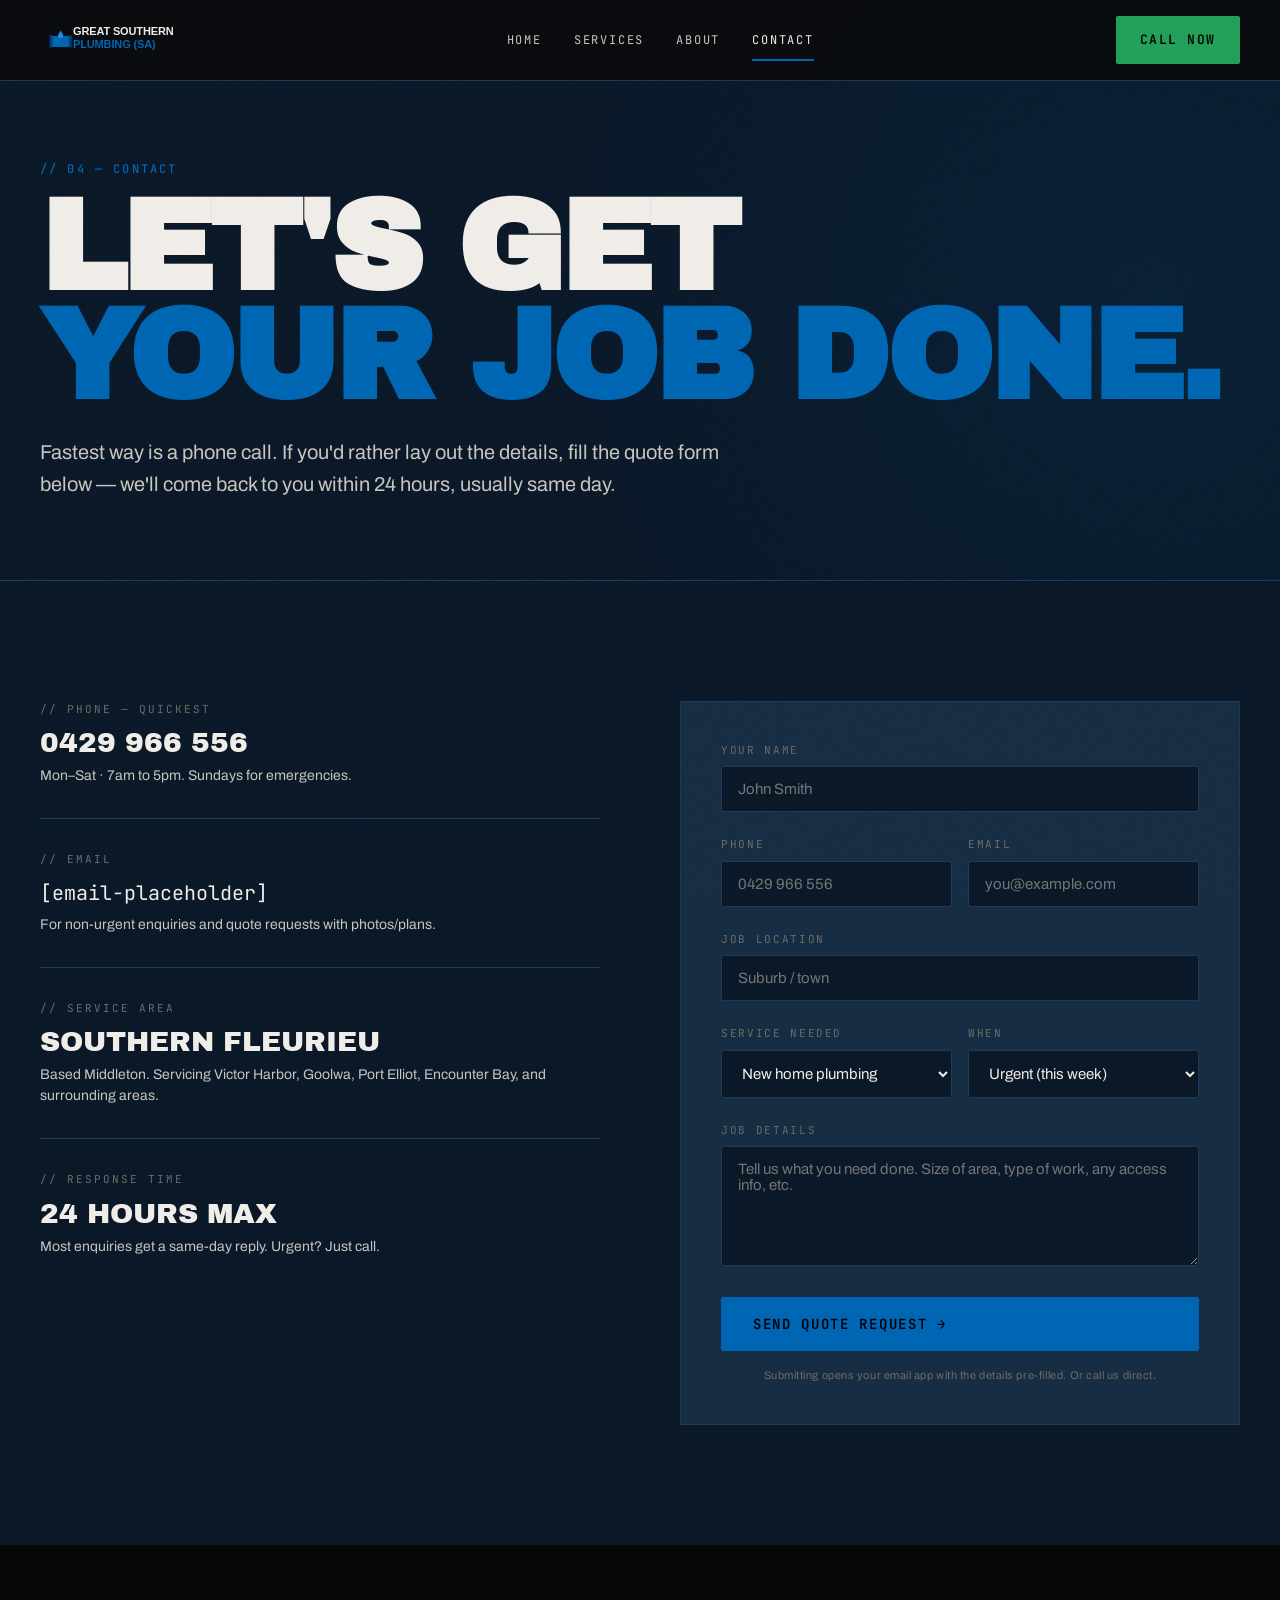
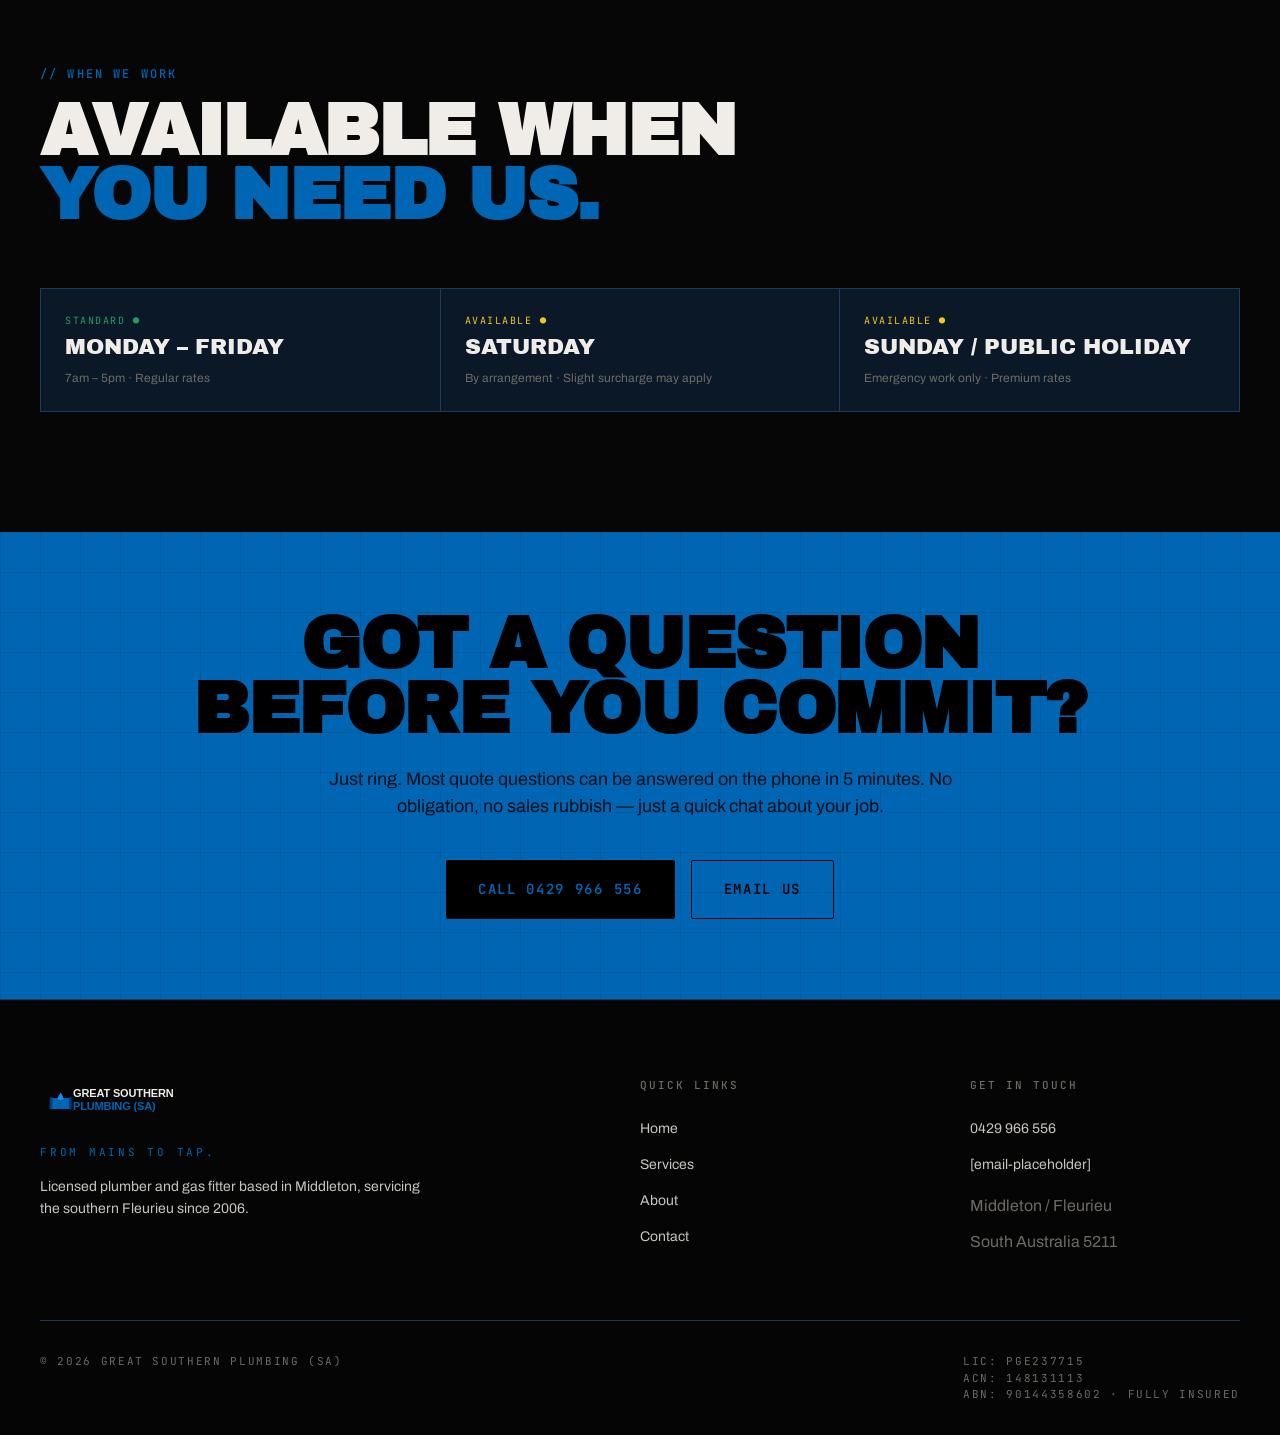
<file: contact.html>
<!DOCTYPE html>
<html lang="en-AU">
<head>
<meta charset="UTF-8"/>
<meta name="viewport" content="width=device-width, initial-scale=1.0"/>
<title>Contact | Great Southern Plumbing (SA) — Quote Request, Fleurieu SA</title>
<meta name="description" content="Get a free plumbing quote from Great Southern Plumbing (SA). Licensed Fleurieu plumber — septics, gas, hot water, new homes, maintenance. Call Scott 0429 966 556."/>
<meta name="theme-color" content="#0A0A0A"/>

<link rel="preconnect" href="https://fonts.googleapis.com"/>
<link rel="preconnect" href="https://fonts.gstatic.com" crossorigin/>
<link href="https://fonts.googleapis.com/css2?family=Archivo:wght@400;500;600;700&family=Archivo+Black&family=JetBrains+Mono:wght@400;500;700&display=swap" rel="stylesheet"/>
<link rel="icon" type="image/svg+xml" href="favicon.svg"/>
<link rel="stylesheet" href="styles.css"/>
</head>
<body>

<header class="site-header">
    <div class="container site-header__inner">
        <a href="index.html" class="brand"><img src="logo-placeholder.svg" alt="Great Southern Plumbing (SA)" class="brand__logo"/></a>
        <nav class="main-nav">
            <a href="index.html">Home</a>
            <a href="services.html">Services</a>
            <a href="about.html">About</a>
            <a href="contact.html" class="active">Contact</a>
        </nav>
        <div class="header-cta">
            <a href="tel:0429966556" class="btn btn--phone">Call Now</a>
            <button class="menu-toggle" onclick="document.getElementById('drawer').classList.add('open')" aria-label="Menu">
                <span></span><span></span><span></span>
            </button>
        </div>
    </div>
</header>

<div class="mobile-drawer" id="drawer">
    <button class="mobile-drawer__close" onclick="document.getElementById('drawer').classList.remove('open')" aria-label="Close">×</button>
    <nav class="mobile-drawer__nav">
        <a href="index.html">Home</a>
        <a href="services.html">Services</a>
        <a href="about.html">About</a>
        <a href="contact.html">Contact</a>
    </nav>
    <div class="mobile-drawer__footer">
        <p>Call us · 0429 966 556</p>
        <p style="margin-top:8px">Middleton / Fleurieu SA</p>
    </div>
</div>

<!-- SUB HERO -->
<section class="subhero">
    <div class="container">
        <div class="subhero__eyebrow text-eyebrow">// 04 — Contact</div>
        <h1 class="subhero__title h-mega">
            Let's get<br/>
            <span class="text-orange">your job done.</span>
        </h1>
        <p class="subhero__lead text-lead">
            Fastest way is a phone call. If you'd rather lay out the details, fill the quote form below —
            we'll come back to you within 24 hours, usually same day.
        </p>
    </div>
</section>

<!-- CONTACT -->
<section class="section">
    <div class="container">
        <div class="contact-grid">
            <!-- INFO -->
            <div class="contact-info">
                <div class="contact-info__item">
                    <div class="contact-info__label">// Phone — quickest</div>
                    <div class="contact-info__value"><a href="tel:0429966556">0429 966 556</a></div>
                    <p class="contact-info__sub">Mon–Sat · 7am to 5pm. Sundays for emergencies.</p>
                </div>
                <div class="contact-info__item">
                    <div class="contact-info__label">// Email</div>
                    <div class="contact-info__value contact-info__value--email"><a href="mailto:[email-placeholder]">[email-placeholder]</a></div>
                    <p class="contact-info__sub">For non-urgent enquiries and quote requests with photos/plans.</p>
                </div>
                <div class="contact-info__item">
                    <div class="contact-info__label">// Service area</div>
                    <div class="contact-info__value">Southern Fleurieu</div>
                    <p class="contact-info__sub">
                        Based Middleton. Servicing Victor Harbor, Goolwa, Port Elliot, Encounter Bay, and surrounding areas.
                    </p>
                </div>
                <div class="contact-info__item">
                    <div class="contact-info__label">// Response time</div>
                    <div class="contact-info__value">24 Hours Max</div>
                    <p class="contact-info__sub">Most enquiries get a same-day reply. Urgent? Just call.</p>
                </div>
            </div>

            <!-- FORM -->
            <form class="form" onsubmit="return submitQuoteForm(event)">
                <div class="form__group">
                    <label for="qf-name">Your Name</label>
                    <input id="qf-name" name="name" type="text" placeholder="John Smith" required/>
                </div>

                <div class="form__group form__group--row">
                    <div>
                        <label for="qf-phone">Phone</label>
                        <input id="qf-phone" name="phone" type="tel" placeholder="0429 966 556" required/>
                    </div>
                    <div>
                        <label for="qf-email">Email</label>
                        <input id="qf-email" name="email" type="email" placeholder="you@example.com"/>
                    </div>
                </div>

                <div class="form__group">
                    <label for="qf-location">Job Location</label>
                    <input id="qf-location" name="location" type="text" placeholder="Suburb / town"/>
                </div>

                <div class="form__group form__group--row">
                    <div>
                        <label for="qf-service">Service Needed</label>
                        <select id="qf-service" name="service">
                            <option>New home plumbing</option>
                            <option>Septic / wastewater install</option>
                            <option>Septic repair / upgrade</option>
                            <option>Hot water system</option>
                            <option>Gas fitting</option>
                            <option>Leak / blockage / repair</option>
                            <option>Drain clearing / CCTV</option>
                            <option>Stormwater / drainage</option>
                            <option>Rainwater tank install</option>
                            <option>Bathroom / kitchen renovation</option>
                            <option>Commercial plumbing</option>
                            <option>Emergency / urgent</option>
                            <option>Other / not sure</option>
                        </select>
                    </div>
                    <div>
                        <label for="qf-timing">When</label>
                        <select id="qf-timing" name="timing">
                            <option>Urgent (this week)</option>
                            <option>Within 2 weeks</option>
                            <option>This month</option>
                            <option>Next month or later</option>
                            <option>Flexible / just exploring</option>
                        </select>
                    </div>
                </div>

                <div class="form__group">
                    <label for="qf-details">Job Details</label>
                    <textarea id="qf-details" name="details" placeholder="Tell us what you need done. Size of area, type of work, any access info, etc." maxlength="1500" required></textarea>
                </div>

                <button type="submit" class="btn btn--primary btn--large" style="width:100%">
                    Send Quote Request →
                </button>
                <p class="text-mute" style="font-size:11px;text-align:center;margin-top:16px;letter-spacing:0.05em">
                    Submitting opens your email app with the details pre-filled. Or call us direct.
                </p>
            </form>
        </div>
    </div>
</section>

<!-- WORK HOURS -->
<section class="section section--dark">
    <div class="container">
        <div class="section-header">
            <div class="section-header__eyebrow text-eyebrow">// When we work</div>
            <h2 class="section-header__title h-display">
                Available when<br/>
                <span class="text-orange">you need us.</span>
            </h2>
        </div>

        <div class="areas">
            <div class="area">
                <div class="area__type area__type--local">Standard ●</div>
                <div class="area__name">Monday – Friday</div>
                <div class="area__suburbs">7am – 5pm · Regular rates</div>
            </div>
            <div class="area">
                <div class="area__type area__type--regional">Available ●</div>
                <div class="area__name">Saturday</div>
                <div class="area__suburbs">By arrangement · Slight surcharge may apply</div>
            </div>
            <div class="area">
                <div class="area__type area__type--regional">Available ●</div>
                <div class="area__name">Sunday / Public Holiday</div>
                <div class="area__suburbs">Emergency work only · Premium rates</div>
            </div>
        </div>
    </div>
</section>

<!-- CTA BAND -->
<section class="cta-band">
    <div class="container cta-band__inner">
        <h2 class="cta-band__title">Got a question<br/>before you commit?</h2>
        <p class="cta-band__lead">
            Just ring. Most quote questions can be answered on the phone in 5 minutes.
            No obligation, no sales rubbish — just a quick chat about your job.
        </p>
        <div class="cta-band__ctas">
            <a href="tel:0429966556" class="btn btn--primary btn--large">Call 0429 966 556</a>
            <a href="mailto:[email-placeholder]" class="btn btn--outline btn--large">Email Us</a>
        </div>
    </div>
</section>

<!-- FOOTER -->
<footer class="site-footer">
    <div class="container">
        <div class="footer-grid">
            <div class="footer-col">
                <a href="index.html" class="brand" style="margin-bottom:20px"><img src="logo-placeholder.svg" alt="Great Southern Plumbing (SA)" class="brand__logo"/></a>
                <p style="font-family:var(--font-mono);font-size:11px;letter-spacing:0.25em;text-transform:uppercase;color:var(--color-orange);margin-top:16px">From mains to tap.</p>
                <p class="text-dim" style="font-size:14px;line-height:1.6;margin-top:16px;max-width:400px">
                    Licensed plumber and gas fitter based in Middleton, servicing the southern Fleurieu since 2006.
                </p>
            </div>
            <div class="footer-col">
                <h3 class="footer-col__heading">Quick Links</h3>
                <ul>
                    <li><a href="index.html">Home</a></li>
                    <li><a href="services.html">Services</a></li>
                    <li><a href="about.html">About</a></li>
                    <li><a href="contact.html">Contact</a></li>
                </ul>
            </div>
            <div class="footer-col">
                <h3 class="footer-col__heading">Get in Touch</h3>
                <ul>
                    <li><a href="tel:0429966556">0429 966 556</a></li>
                    <li><a href="mailto:[email-placeholder]">[email-placeholder]</a></li>
                    <li class="text-mute" style="padding-top:12px">Middleton / Fleurieu</li>
                    <li class="text-mute">South Australia 5211</li>
                </ul>
            </div>
        </div>
        <div class="footer-bottom">
            <span>© 2026 Great Southern Plumbing (SA)</span>
            <span>LIC: PGE237715<br/>ACN: 148131113<br/>ABN: 90144358602 · Fully insured</span>
        </div>
    </div>
</footer>

<script src="script.js"></script>
</body>
</html>
</file>
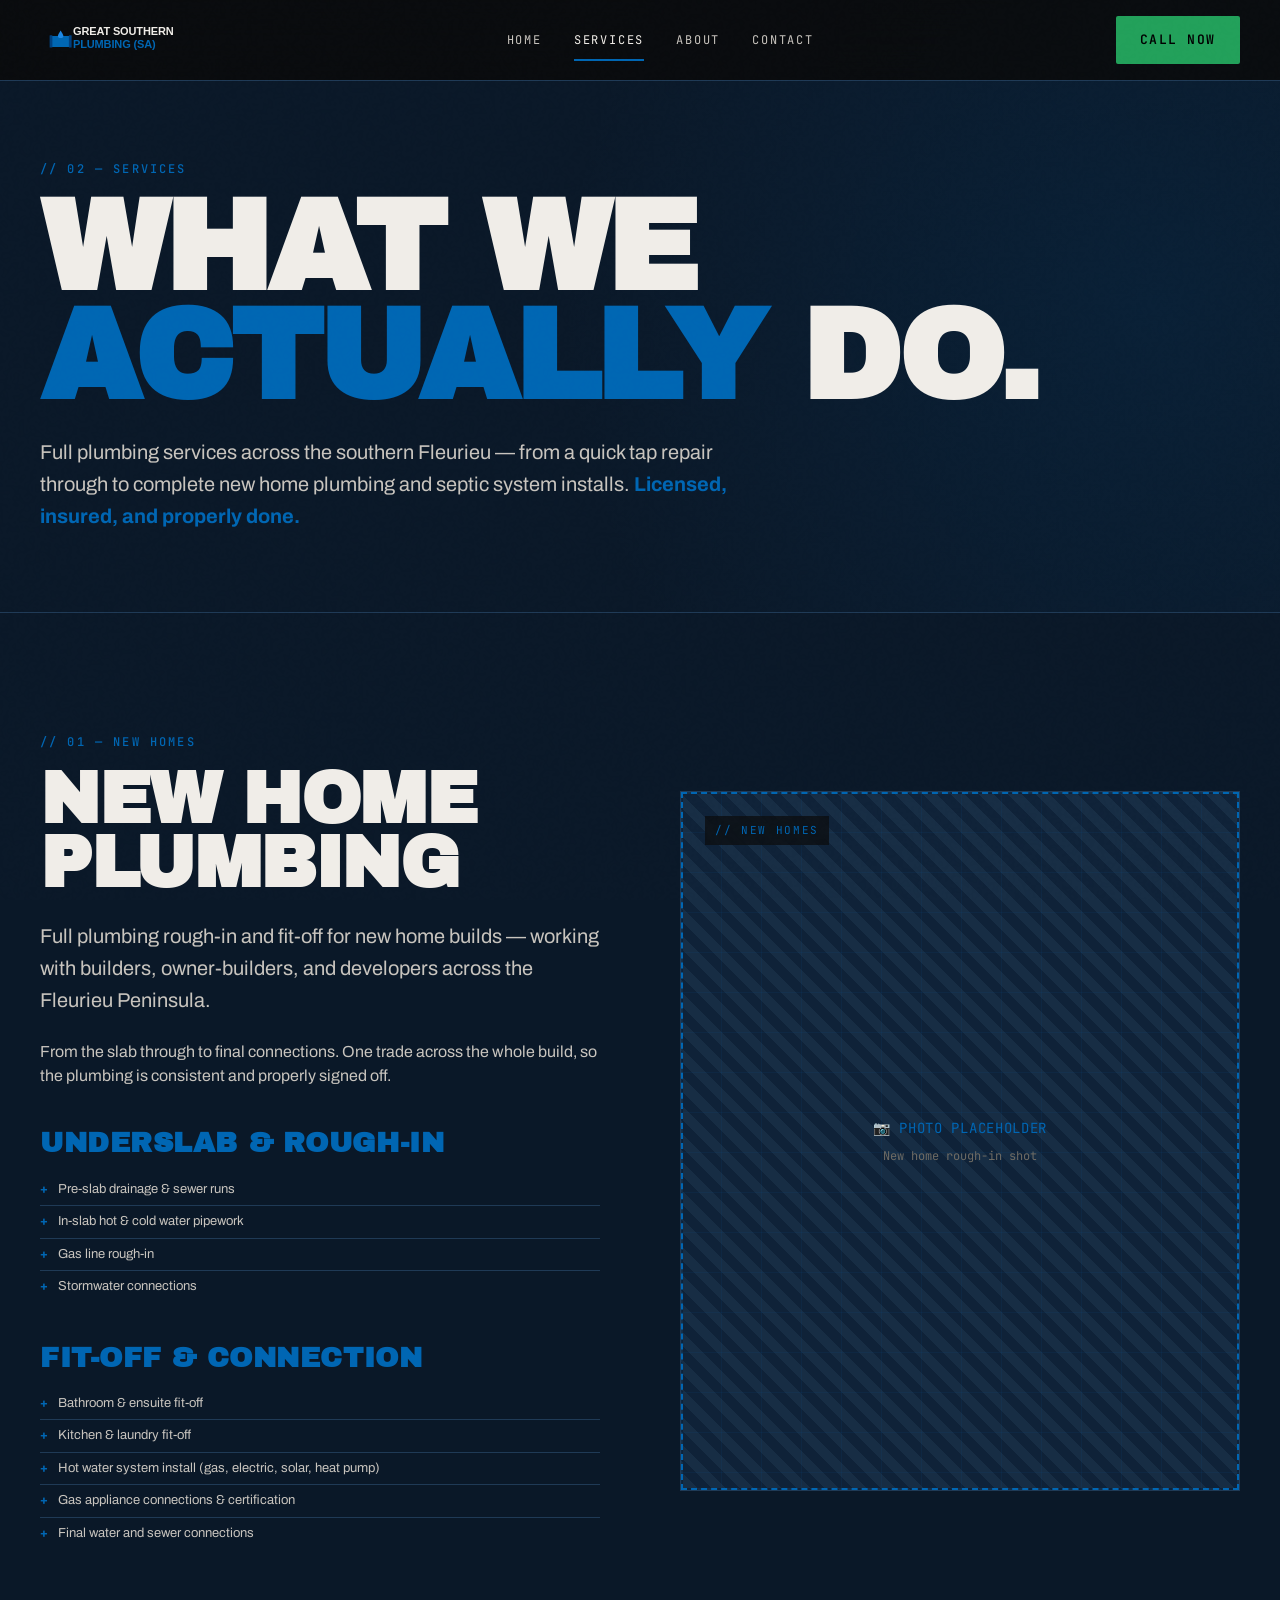
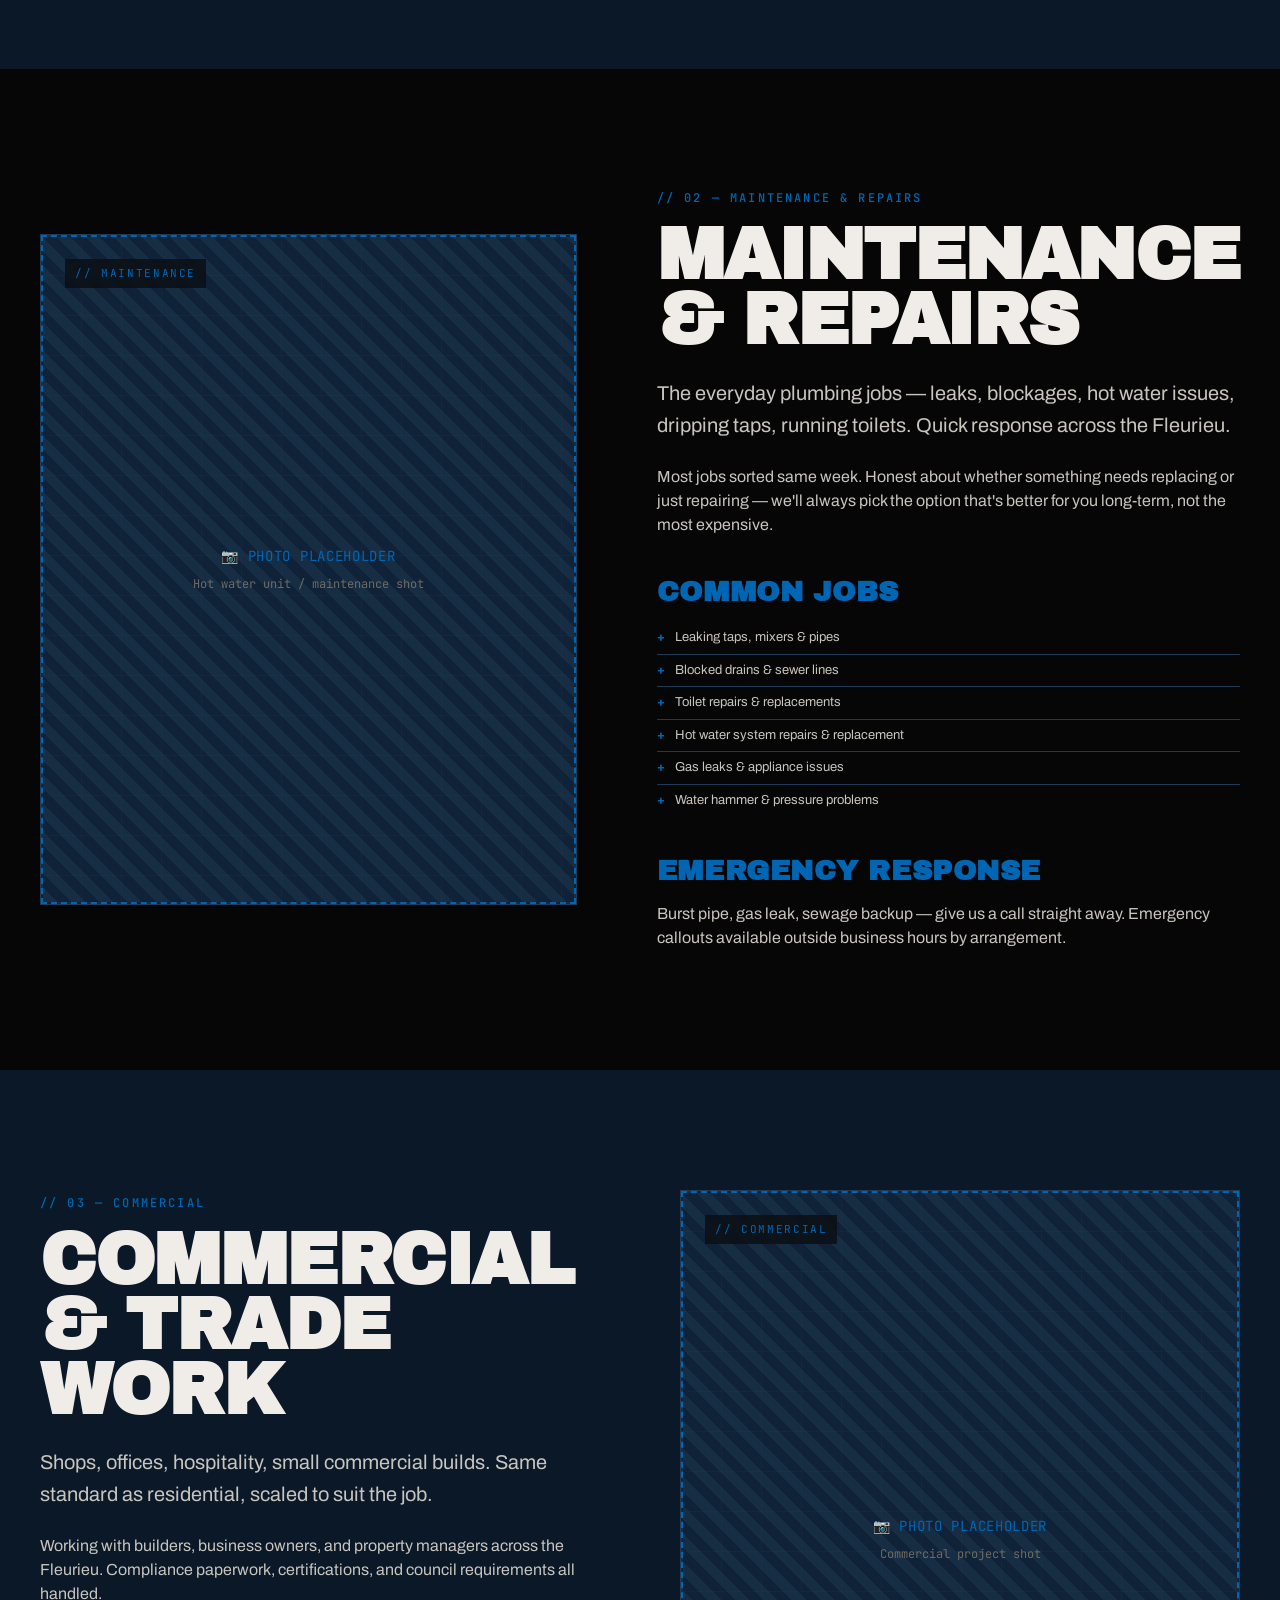
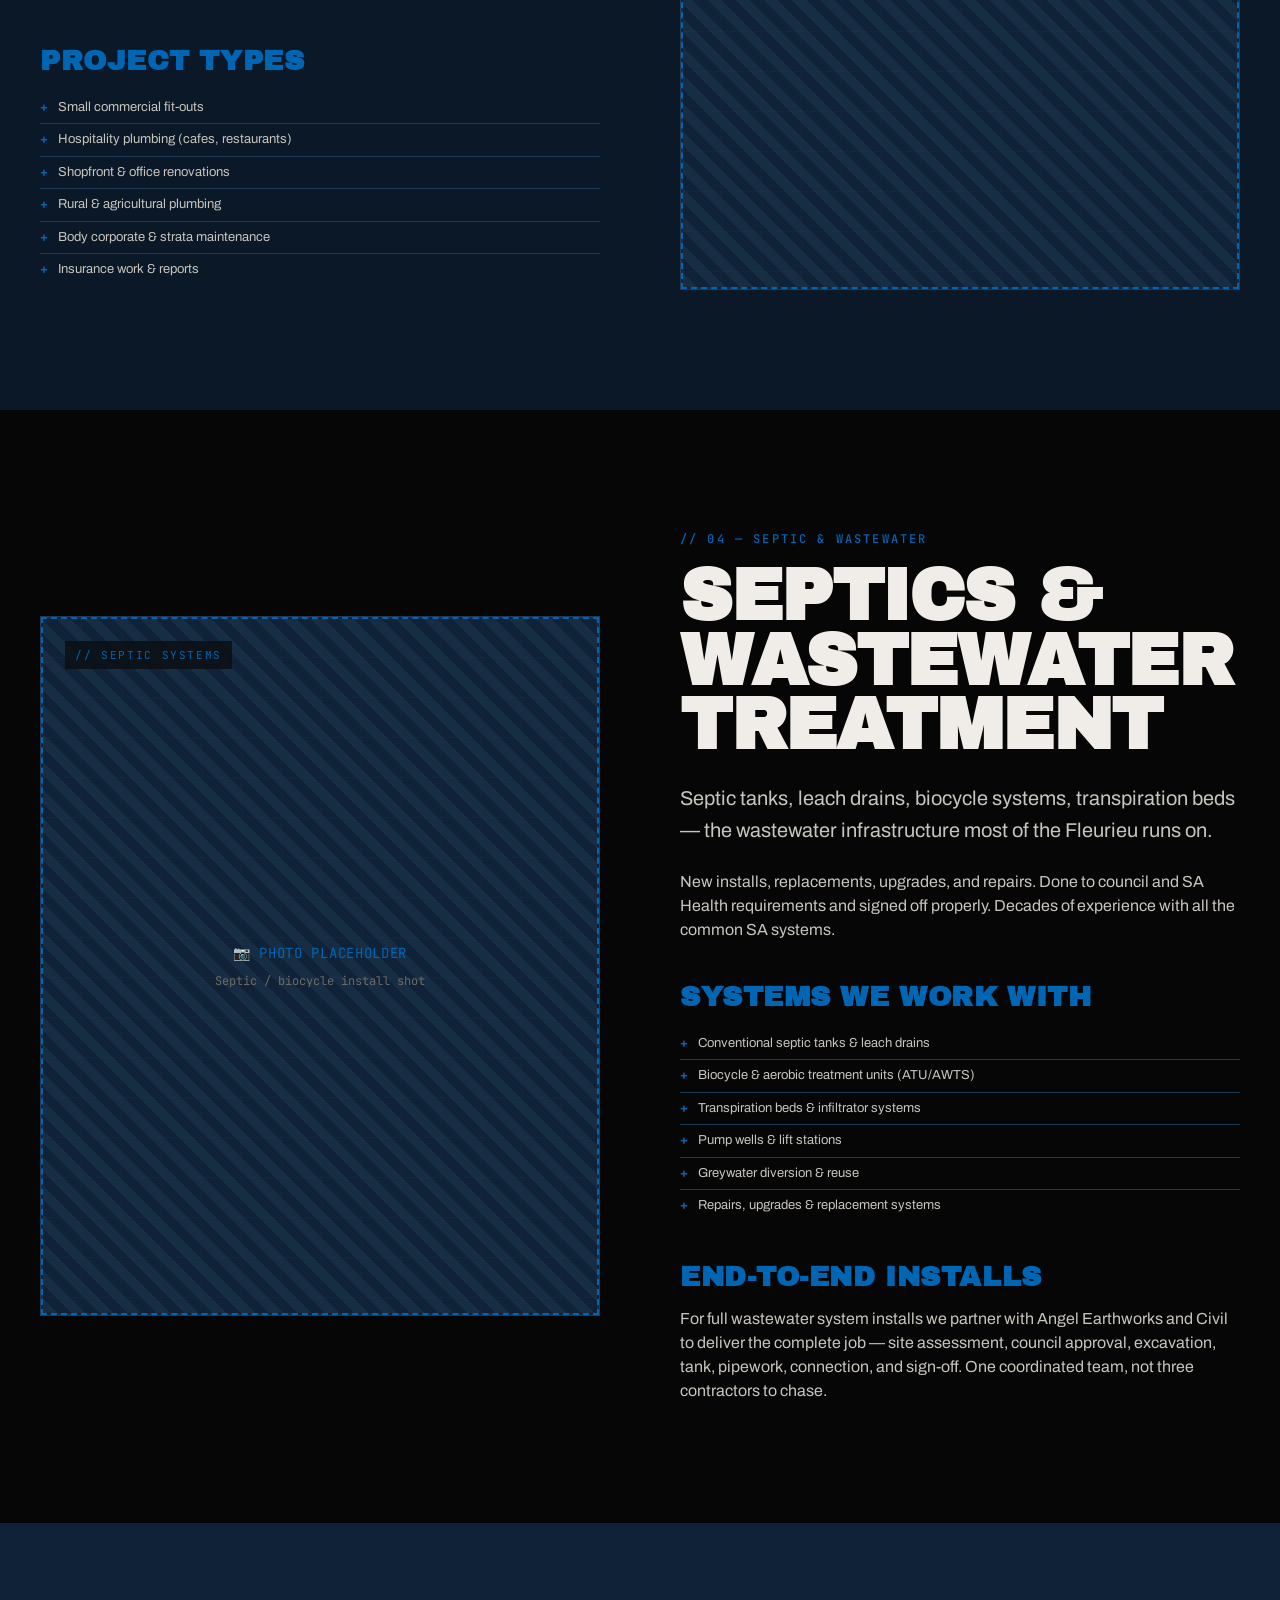
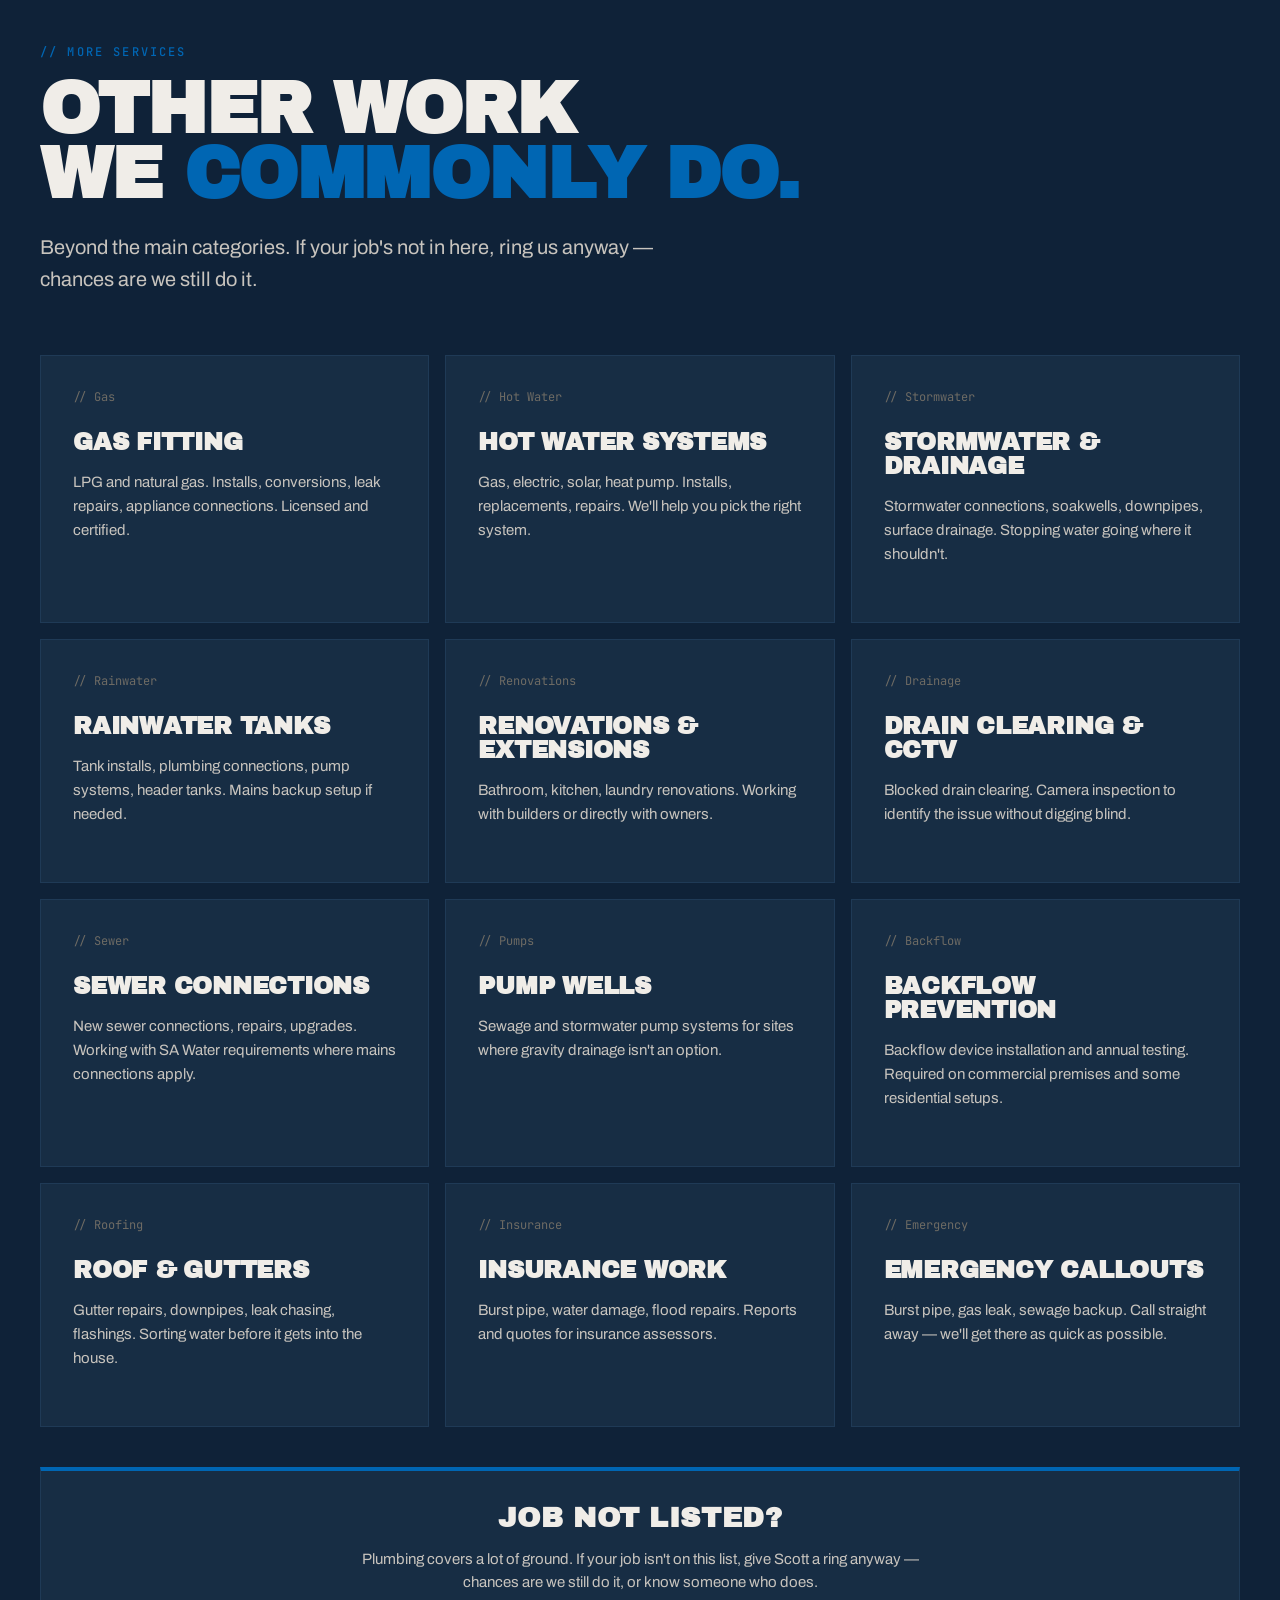
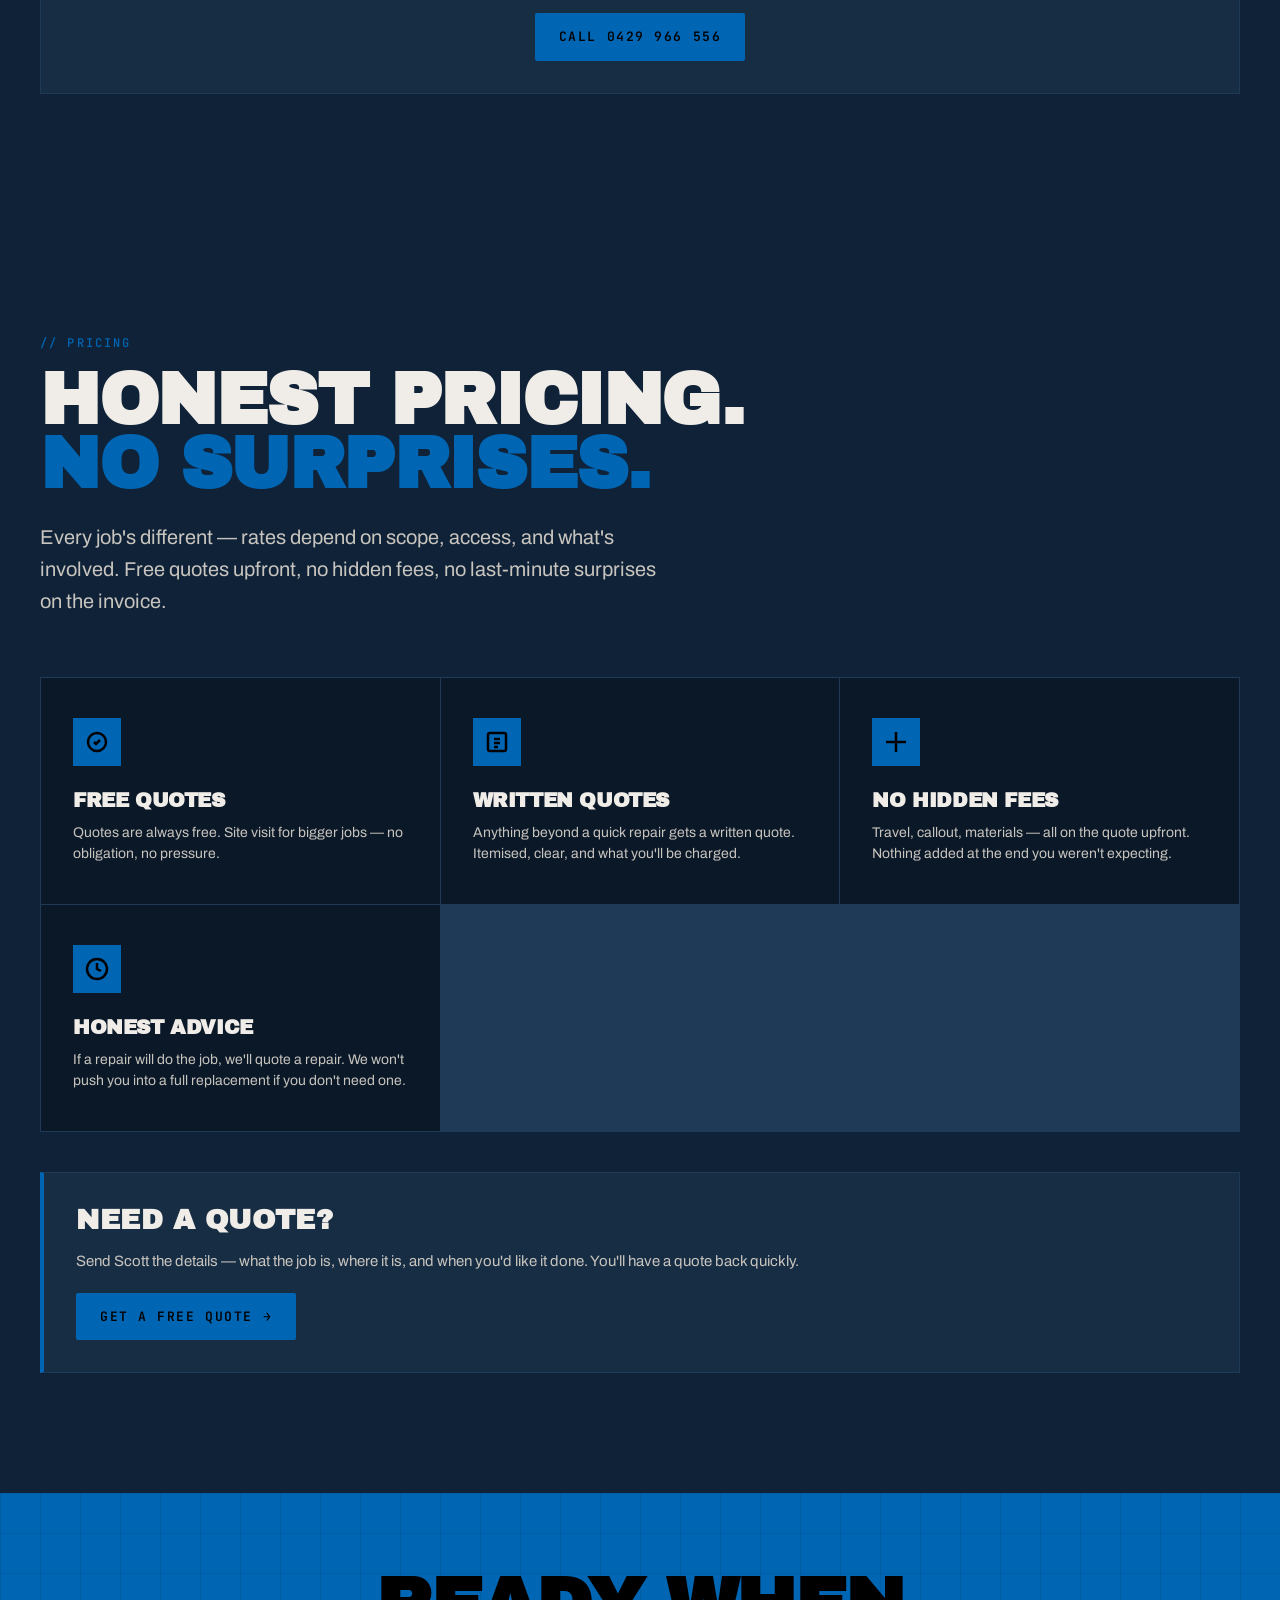
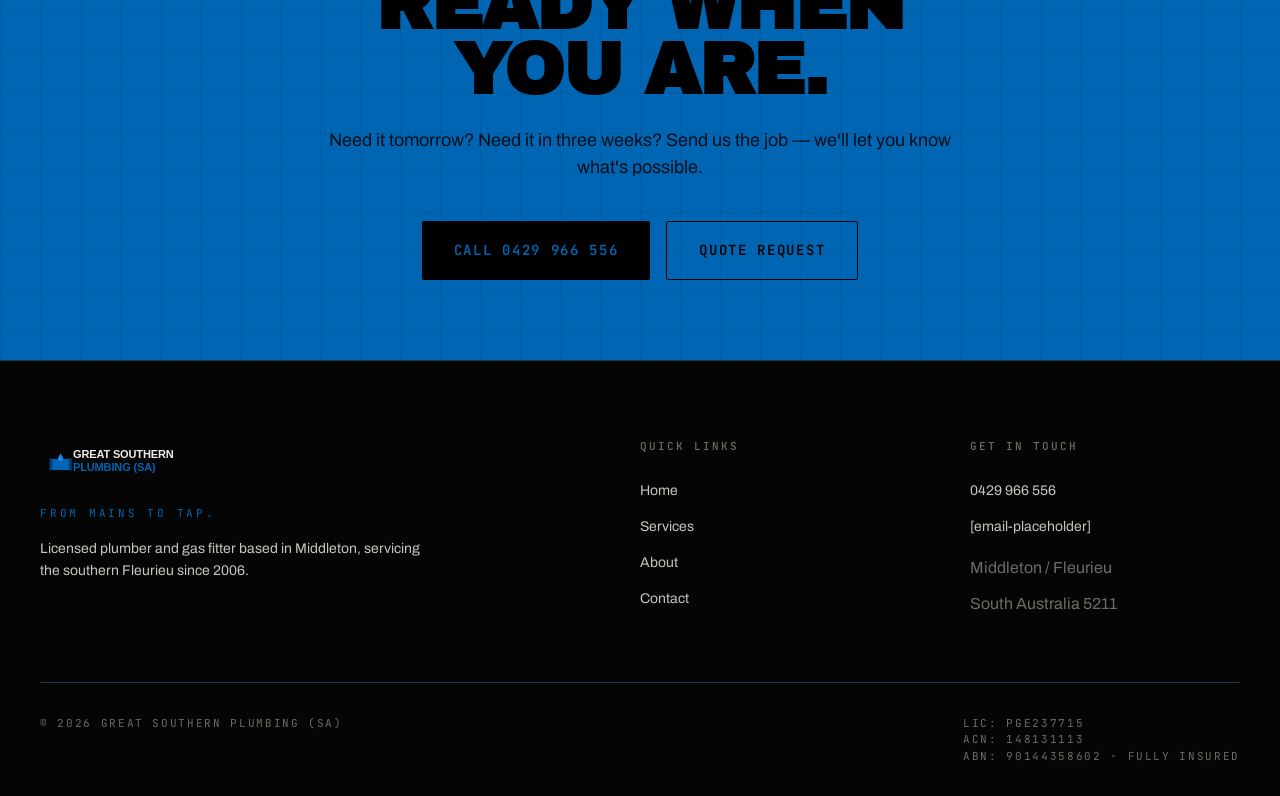
<file: services.html>
<!DOCTYPE html>
<html lang="en-AU">
<head>
<meta charset="UTF-8"/>
<meta name="viewport" content="width=device-width, initial-scale=1.0"/>
<title>Services | Great Southern Plumbing (SA) — Fleurieu SA</title>
<meta name="description" content="Full plumbing services on the southern Fleurieu — new home plumbing, septic systems, maintenance, gas fitting, hot water, stormwater. Licensed and insured."/>
<meta name="theme-color" content="#0A0A0A"/>

<link rel="preconnect" href="https://fonts.googleapis.com"/>
<link rel="preconnect" href="https://fonts.gstatic.com" crossorigin/>
<link href="https://fonts.googleapis.com/css2?family=Archivo:wght@400;500;600;700&family=Archivo+Black&family=JetBrains+Mono:wght@400;500;700&display=swap" rel="stylesheet"/>
<link rel="icon" type="image/svg+xml" href="favicon.svg"/>
<link rel="stylesheet" href="styles.css"/>
</head>
<body>

<header class="site-header">
    <div class="container site-header__inner">
        <a href="index.html" class="brand"><img src="logo-placeholder.svg" alt="Great Southern Plumbing (SA)" class="brand__logo"/></a>
        <nav class="main-nav">
            <a href="index.html">Home</a>
            <a href="services.html" class="active">Services</a>
            <a href="about.html">About</a>
            <a href="contact.html">Contact</a>
        </nav>
        <div class="header-cta">
            <a href="tel:0429966556" class="btn btn--phone">Call Now</a>
            <button class="menu-toggle" onclick="document.getElementById('drawer').classList.add('open')" aria-label="Menu">
                <span></span><span></span><span></span>
            </button>
        </div>
    </div>
</header>

<div class="mobile-drawer" id="drawer">
    <button class="mobile-drawer__close" onclick="document.getElementById('drawer').classList.remove('open')" aria-label="Close">×</button>
    <nav class="mobile-drawer__nav">
        <a href="index.html">Home</a>
        <a href="services.html">Services</a>
        <a href="about.html">About</a>
        <a href="contact.html">Contact</a>
    </nav>
    <div class="mobile-drawer__footer">
        <p>Call us · 0429 966 556</p>
        <p style="margin-top:8px">Middleton / Fleurieu SA</p>
    </div>
</div>

<!-- SUB HERO -->
<section class="subhero">
    <div class="container">
        <div class="subhero__eyebrow text-eyebrow">// 02 — Services</div>
        <h1 class="subhero__title h-mega">
            What we<br/>
            <span class="text-orange">actually</span> do.
        </h1>
        <p class="subhero__lead text-lead">
            Full plumbing services across the southern Fleurieu &mdash; from a quick tap repair
            through to complete new home plumbing and septic system installs.
            <strong class="text-orange">Licensed, insured, and properly done.</strong>
        </p>
    </div>
</section>

<!-- SERVICE: NEW HOMES -->
<section class="section">
    <div class="container">
        <div class="split">
            <div>
                <div class="text-eyebrow mb-2">// 01 — New Homes</div>
                <h2 class="h-display mb-3">New Home Plumbing</h2>
                <p class="text-lead mb-3">
                    Full plumbing rough-in and fit-off for new home builds &mdash; working with builders,
                    owner-builders, and developers across the Fleurieu Peninsula.
                </p>
                <p class="text-dim mb-4">
                    From the slab through to final connections. One trade across the whole build,
                    so the plumbing is consistent and properly signed off.
                </p>
                <h3 class="h-sub mb-2 mt-4 text-orange">Underslab &amp; Rough-In</h3>
                <ul class="service-card__list" style="margin-top:16px">
                    <li>Pre-slab drainage &amp; sewer runs</li>
                    <li>In-slab hot &amp; cold water pipework</li>
                    <li>Gas line rough-in</li>
                    <li>Stormwater connections</li>
                </ul>
                <h3 class="h-sub mb-2 mt-4 text-orange">Fit-Off &amp; Connection</h3>
                <ul class="service-card__list" style="margin-top:16px">
                    <li>Bathroom &amp; ensuite fit-off</li>
                    <li>Kitchen &amp; laundry fit-off</li>
                    <li>Hot water system install (gas, electric, solar, heat pump)</li>
                    <li>Gas appliance connections &amp; certification</li>
                    <li>Final water and sewer connections</li>
                </ul>
            </div>
            <div class="image-block" data-label="// NEW HOMES">
                <div class="placeholder-image">
                    <span>📷 PHOTO PLACEHOLDER</span>
                    <small>New home rough-in shot</small>
                </div>
            </div>
        </div>
    </div>
</section>

<!-- SERVICE: MAINTENANCE -->
<section class="section section--dark">
    <div class="container">
        <div class="split split--reverse">
            <div>
                <div class="text-eyebrow mb-2">// 02 — Maintenance &amp; Repairs</div>
                <h2 class="h-display mb-3">Maintenance &amp; Repairs</h2>
                <p class="text-lead mb-3">
                    The everyday plumbing jobs &mdash; leaks, blockages, hot water issues, dripping taps,
                    running toilets. Quick response across the Fleurieu.
                </p>
                <p class="text-dim mb-4">
                    Most jobs sorted same week. Honest about whether something needs replacing
                    or just repairing &mdash; we'll always pick the option that's better for you long-term,
                    not the most expensive.
                </p>
                <h3 class="h-sub mb-2 mt-4 text-orange">Common Jobs</h3>
                <ul class="service-card__list" style="margin-top:16px">
                    <li>Leaking taps, mixers &amp; pipes</li>
                    <li>Blocked drains &amp; sewer lines</li>
                    <li>Toilet repairs &amp; replacements</li>
                    <li>Hot water system repairs &amp; replacement</li>
                    <li>Gas leaks &amp; appliance issues</li>
                    <li>Water hammer &amp; pressure problems</li>
                </ul>
                <h3 class="h-sub mb-2 mt-4 text-orange">Emergency Response</h3>
                <p class="text-dim" style="margin-top:16px">
                    Burst pipe, gas leak, sewage backup &mdash; give us a call straight away.
                    Emergency callouts available outside business hours by arrangement.
                </p>
            </div>
            <div class="image-block" data-label="// MAINTENANCE">
                <div class="placeholder-image">
                    <span>📷 PHOTO PLACEHOLDER</span>
                    <small>Hot water unit / maintenance shot</small>
                </div>
            </div>
        </div>
    </div>
</section>

<!-- SERVICE: COMMERCIAL -->
<section class="section">
    <div class="container">
        <div class="split">
            <div>
                <div class="text-eyebrow mb-2">// 03 — Commercial</div>
                <h2 class="h-display mb-3">Commercial &amp; Trade Work</h2>
                <p class="text-lead mb-3">
                    Shops, offices, hospitality, small commercial builds. Same standard as residential,
                    scaled to suit the job.
                </p>
                <p class="text-dim mb-4">
                    Working with builders, business owners, and property managers across the Fleurieu.
                    Compliance paperwork, certifications, and council requirements all handled.
                </p>
                <h3 class="h-sub mb-2 mt-4 text-orange">Project Types</h3>
                <ul class="service-card__list" style="margin-top:16px">
                    <li>Small commercial fit-outs</li>
                    <li>Hospitality plumbing (cafes, restaurants)</li>
                    <li>Shopfront &amp; office renovations</li>
                    <li>Rural &amp; agricultural plumbing</li>
                    <li>Body corporate &amp; strata maintenance</li>
                    <li>Insurance work &amp; reports</li>
                </ul>
            </div>
            <div class="image-block" data-label="// COMMERCIAL">
                <div class="placeholder-image">
                    <span>📷 PHOTO PLACEHOLDER</span>
                    <small>Commercial project shot</small>
                </div>
            </div>
        </div>
    </div>
</section>

<!-- SERVICE: SEPTIC & WASTEWATER -->
<section class="section section--dark">
    <div class="container">
        <div class="split split--reverse">
            <div>
                <div class="text-eyebrow mb-2">// 04 — Septic &amp; Wastewater</div>
                <h2 class="h-display mb-3">Septics &amp; Wastewater Treatment</h2>
                <p class="text-lead mb-3">
                    Septic tanks, leach drains, biocycle systems, transpiration beds &mdash;
                    the wastewater infrastructure most of the Fleurieu runs on.
                </p>
                <p class="text-dim mb-4">
                    New installs, replacements, upgrades, and repairs. Done to council and SA Health
                    requirements and signed off properly. Decades of experience with all the common SA systems.
                </p>
                <h3 class="h-sub mb-2 mt-4 text-orange">Systems We Work With</h3>
                <ul class="service-card__list" style="margin-top:16px">
                    <li>Conventional septic tanks &amp; leach drains</li>
                    <li>Biocycle &amp; aerobic treatment units (ATU/AWTS)</li>
                    <li>Transpiration beds &amp; infiltrator systems</li>
                    <li>Pump wells &amp; lift stations</li>
                    <li>Greywater diversion &amp; reuse</li>
                    <li>Repairs, upgrades &amp; replacement systems</li>
                </ul>
                <h3 class="h-sub mb-2 mt-4 text-orange">End-to-End Installs</h3>
                <p class="text-dim" style="margin-top:16px">
                    For full wastewater system installs we partner with Angel Earthworks and Civil to deliver
                    the complete job &mdash; site assessment, council approval, excavation, tank, pipework,
                    connection, and sign-off. One coordinated team, not three contractors to chase.
                </p>
            </div>
            <div class="image-block" data-label="// SEPTIC SYSTEMS">
                <div class="placeholder-image">
                    <span>📷 PHOTO PLACEHOLDER</span>
                    <small>Septic / biocycle install shot</small>
                </div>
            </div>
        </div>
    </div>
</section>

<!-- SPECIFIC JOBS -->
<section class="section section--elev">
    <div class="container">
        <div class="section-header">
            <div class="section-header__eyebrow text-eyebrow">// More services</div>
            <h2 class="section-header__title h-display">
                Other work<br/>we <span class="text-orange">commonly do.</span>
            </h2>
            <p class="section-header__lead text-lead">
                Beyond the main categories. If your job's not in here, ring us anyway &mdash; chances are we still do it.
            </p>
        </div>

        <div class="services">
            <div class="service-card">
                <span class="service-card__num">// Gas</span>
                <h3 class="service-card__title">Gas Fitting</h3>
                <p class="service-card__body">
                    LPG and natural gas. Installs, conversions, leak repairs, appliance connections. Licensed and certified.
                </p>
            </div>

            <div class="service-card">
                <span class="service-card__num">// Hot Water</span>
                <h3 class="service-card__title">Hot Water Systems</h3>
                <p class="service-card__body">
                    Gas, electric, solar, heat pump. Installs, replacements, repairs. We'll help you pick the right system.
                </p>
            </div>

            <div class="service-card">
                <span class="service-card__num">// Stormwater</span>
                <h3 class="service-card__title">Stormwater &amp; Drainage</h3>
                <p class="service-card__body">
                    Stormwater connections, soakwells, downpipes, surface drainage. Stopping water going where it shouldn't.
                </p>
            </div>

            <div class="service-card">
                <span class="service-card__num">// Rainwater</span>
                <h3 class="service-card__title">Rainwater Tanks</h3>
                <p class="service-card__body">
                    Tank installs, plumbing connections, pump systems, header tanks. Mains backup setup if needed.
                </p>
            </div>

            <div class="service-card">
                <span class="service-card__num">// Renovations</span>
                <h3 class="service-card__title">Renovations &amp; Extensions</h3>
                <p class="service-card__body">
                    Bathroom, kitchen, laundry renovations. Working with builders or directly with owners.
                </p>
            </div>

            <div class="service-card">
                <span class="service-card__num">// Drainage</span>
                <h3 class="service-card__title">Drain Clearing &amp; CCTV</h3>
                <p class="service-card__body">
                    Blocked drain clearing. Camera inspection to identify the issue without digging blind.
                </p>
            </div>

            <div class="service-card">
                <span class="service-card__num">// Sewer</span>
                <h3 class="service-card__title">Sewer Connections</h3>
                <p class="service-card__body">
                    New sewer connections, repairs, upgrades. Working with SA Water requirements where mains connections apply.
                </p>
            </div>

            <div class="service-card">
                <span class="service-card__num">// Pumps</span>
                <h3 class="service-card__title">Pump Wells</h3>
                <p class="service-card__body">
                    Sewage and stormwater pump systems for sites where gravity drainage isn't an option.
                </p>
            </div>

            <div class="service-card">
                <span class="service-card__num">// Backflow</span>
                <h3 class="service-card__title">Backflow Prevention</h3>
                <p class="service-card__body">
                    Backflow device installation and annual testing. Required on commercial premises and some residential setups.
                </p>
            </div>

            <div class="service-card">
                <span class="service-card__num">// Roofing</span>
                <h3 class="service-card__title">Roof &amp; Gutters</h3>
                <p class="service-card__body">
                    Gutter repairs, downpipes, leak chasing, flashings. Sorting water before it gets into the house.
                </p>
            </div>

            <div class="service-card">
                <span class="service-card__num">// Insurance</span>
                <h3 class="service-card__title">Insurance Work</h3>
                <p class="service-card__body">
                    Burst pipe, water damage, flood repairs. Reports and quotes for insurance assessors.
                </p>
            </div>

            <div class="service-card">
                <span class="service-card__num">// Emergency</span>
                <h3 class="service-card__title">Emergency Callouts</h3>
                <p class="service-card__body">
                    Burst pipe, gas leak, sewage backup. Call straight away &mdash; we'll get there as quick as possible.
                </p>
            </div>
        </div>

        <div style="background:var(--color-bg-card);border:1px solid var(--color-border);padding:32px;margin-top:40px;text-align:center;border-top:4px solid var(--color-orange)">
            <h3 class="h-sub mb-2">Job not listed?</h3>
            <p class="text-dim" style="margin-bottom:20px;font-size:15px;max-width:560px;margin-left:auto;margin-right:auto">
                Plumbing covers a lot of ground. If your job isn't on this list, give Scott a ring anyway &mdash;
                chances are we still do it, or know someone who does.
            </p>
            <a href="tel:0429966556" class="btn btn--primary">Call 0429 966 556</a>
        </div>
    </div>
</section>

<!-- PRICING -->
<section class="section section--elev">
    <div class="container">
        <div class="section-header">
            <div class="section-header__eyebrow text-eyebrow">// Pricing</div>
            <h2 class="section-header__title h-display">
                Honest pricing.<br/>
                <span class="text-orange">No surprises.</span>
            </h2>
            <p class="section-header__lead text-lead">
                Every job's different &mdash; rates depend on scope, access, and what's involved.
                Free quotes upfront, no hidden fees, no last-minute surprises on the invoice.
            </p>
        </div>

        <div class="why-grid">
            <div class="why-item">
                <div class="why-item__icon">
                    <svg viewBox="0 0 24 24" fill="none" stroke="currentColor" stroke-width="2.5">
                        <path d="M9 12l2 2 4-4M21 12a9 9 0 11-18 0 9 9 0 0118 0z"/>
                    </svg>
                </div>
                <h3 class="why-item__title">Free Quotes</h3>
                <p class="why-item__body">
                    Quotes are always free. Site visit for bigger jobs &mdash; no obligation, no pressure.
                </p>
            </div>

            <div class="why-item">
                <div class="why-item__icon">
                    <svg viewBox="0 0 24 24" fill="none" stroke="currentColor" stroke-width="2.5">
                        <rect x="3" y="3" width="18" height="18" rx="2"/>
                        <path d="M9 9h6M9 13h6M9 17h4"/>
                    </svg>
                </div>
                <h3 class="why-item__title">Written Quotes</h3>
                <p class="why-item__body">
                    Anything beyond a quick repair gets a written quote. Itemised, clear, and what you'll be charged.
                </p>
            </div>

            <div class="why-item">
                <div class="why-item__icon">
                    <svg viewBox="0 0 24 24" fill="none" stroke="currentColor" stroke-width="2.5">
                        <path d="M12 2v20M2 12h20"/>
                    </svg>
                </div>
                <h3 class="why-item__title">No Hidden Fees</h3>
                <p class="why-item__body">
                    Travel, callout, materials &mdash; all on the quote upfront. Nothing added at the end you weren't expecting.
                </p>
            </div>

            <div class="why-item">
                <div class="why-item__icon">
                    <svg viewBox="0 0 24 24" fill="none" stroke="currentColor" stroke-width="2.5">
                        <circle cx="12" cy="12" r="10"/>
                        <path d="M12 6v6l4 2"/>
                    </svg>
                </div>
                <h3 class="why-item__title">Honest Advice</h3>
                <p class="why-item__body">
                    If a repair will do the job, we'll quote a repair. We won't push you into a full replacement if you don't need one.
                </p>
            </div>
        </div>

        <div style="background:var(--color-bg-card);border:1px solid var(--color-border);padding:32px;margin-top:40px;border-left:4px solid var(--color-orange)">
            <h3 class="h-sub mb-2">Need a Quote?</h3>
            <p class="text-dim" style="margin-bottom:20px;font-size:15px">
                Send Scott the details &mdash; what the job is, where it is, and when you'd like it done. You'll have a quote back quickly.
            </p>
            <a href="contact.html" class="btn btn--primary">Get a Free Quote →</a>
        </div>
    </div>
</section>

<!-- CTA BAND -->
<section class="cta-band">
    <div class="container cta-band__inner">
        <h2 class="cta-band__title">Ready when<br/>you are.</h2>
        <p class="cta-band__lead">
            Need it tomorrow? Need it in three weeks? Send us the job — we'll let you know what's possible.
        </p>
        <div class="cta-band__ctas">
            <a href="tel:0429966556" class="btn btn--primary btn--large">Call 0429 966 556</a>
            <a href="contact.html" class="btn btn--outline btn--large">Quote Request</a>
        </div>
    </div>
</section>

<!-- FOOTER -->
<footer class="site-footer">
    <div class="container">
        <div class="footer-grid">
            <div class="footer-col">
                <a href="index.html" class="brand" style="margin-bottom:20px"><img src="logo-placeholder.svg" alt="Great Southern Plumbing (SA)" class="brand__logo"/></a>
                <p style="font-family:var(--font-mono);font-size:11px;letter-spacing:0.25em;text-transform:uppercase;color:var(--color-orange);margin-top:16px">From mains to tap.</p>
                <p class="text-dim" style="font-size:14px;line-height:1.6;margin-top:16px;max-width:400px">
                    Licensed plumber and gas fitter based in Middleton, servicing the southern Fleurieu since 2006.
                </p>
            </div>
            <div class="footer-col">
                <h3 class="footer-col__heading">Quick Links</h3>
                <ul>
                    <li><a href="index.html">Home</a></li>
                    <li><a href="services.html">Services</a></li>
                    <li><a href="about.html">About</a></li>
                    <li><a href="contact.html">Contact</a></li>
                </ul>
            </div>
            <div class="footer-col">
                <h3 class="footer-col__heading">Get in Touch</h3>
                <ul>
                    <li><a href="tel:0429966556">0429 966 556</a></li>
                    <li><a href="mailto:[email-placeholder]">[email-placeholder]</a></li>
                    <li class="text-mute" style="padding-top:12px">Middleton / Fleurieu</li>
                    <li class="text-mute">South Australia 5211</li>
                </ul>
            </div>
        </div>
        <div class="footer-bottom">
            <span>© 2026 Great Southern Plumbing (SA)</span>
            <span>LIC: PGE237715<br/>ACN: 148131113<br/>ABN: 90144358602 · Fully insured</span>
        </div>
    </div>
</footer>

<script src="script.js"></script>
</body>
</html>
</file>
<file: styles.css>
/* ====================================================================
   GREAT SOUTHERN PLUMBING (SA) - PROFESSIONAL WEBSITE
   Aesthetic: Industrial / utilitarian / raw / honest
   Brand: Industrial Blue #0066B3 on deep navy
   ==================================================================== */

/* RESET ============================================================== */
*, *::before, *::after {
    box-sizing: border-box;
    margin: 0;
    padding: 0;
}

html {
    scroll-behavior: smooth;
    -webkit-text-size-adjust: 100%;
}

body {
    font-family: 'Archivo', 'Helvetica Neue', sans-serif;
    background: #0A1828;
    color: #F0EDE8;
    line-height: 1.5;
    overflow-x: hidden;
    font-feature-settings: 'kern' 1, 'liga' 1;
    -webkit-font-smoothing: antialiased;
    -moz-osx-font-smoothing: grayscale;
}

/* TYPE TOKENS ======================================================== */
:root {
    --color-bg: #0A1828;
    --color-bg-elev: #0F2238;
    --color-bg-card: #172D44;
    --color-border: #1F3A56;
    --color-text: #F0EDE8;
    --color-text-dim: #C8C4BE;
    --color-text-mute: #6E6B64;
    --color-orange: #0066B3;
    --color-orange-dim: #004C8C;
    --color-yellow: #F5C518;
    --color-green: #22A05A;
    --color-red: #D93B3B;

    --font-display: 'Archivo Black', 'Helvetica Neue', sans-serif;
    --font-body: 'Archivo', 'Helvetica Neue', sans-serif;
    --font-mono: 'JetBrains Mono', 'Courier New', monospace;

    --shadow-strong: 0 20px 60px rgba(0,0,0,0.6);
    --shadow-orange: 0 12px 40px rgba(0, 102, 179, 0.35);
}

/* GOOGLE FONTS LINK should be in <head> */

img { max-width: 100%; height: auto; display: block; }
a { color: inherit; text-decoration: none; }
ul { list-style: none; }
button { font-family: inherit; cursor: pointer; }

/* GRAIN OVERLAY (subtle industrial texture) ========================== */
body::after {
    content: '';
    position: fixed;
    inset: 0;
    pointer-events: none;
    background-image: url("data:image/svg+xml,%3Csvg viewBox='0 0 200 200' xmlns='http://www.w3.org/2000/svg'%3E%3Cfilter id='n'%3E%3CfeTurbulence type='fractalNoise' baseFrequency='0.85' stitchTiles='stitch'/%3E%3C/filter%3E%3Crect width='100%25' height='100%25' filter='url(%23n)' opacity='0.04'/%3E%3C/svg%3E");
    z-index: 9999;
    opacity: 0.4;
    mix-blend-mode: overlay;
}

/* LAYOUT PRIMITIVES ================================================== */
.container {
    width: 100%;
    max-width: 1280px;
    margin: 0 auto;
    padding: 0 24px;
}

@media (min-width: 768px) {
    .container { padding: 0 40px; }
}

.section {
    padding: 80px 0;
    position: relative;
}

@media (min-width: 768px) {
    .section { padding: 120px 0; }
}

.section--tight {
    padding: 48px 0;
}

.section--dark {
    background: #060606;
}

.section--elev {
    background: var(--color-bg-elev);
}

/* TYPOGRAPHY ========================================================= */
h1, h2, h3, h4 {
    font-family: var(--font-display);
    font-weight: 900;
    line-height: 0.95;
    letter-spacing: -0.02em;
    text-transform: uppercase;
}

.h-mega {
    font-family: var(--font-display);
    font-size: clamp(48px, 10vw, 144px);
    line-height: 0.85;
    letter-spacing: -0.03em;
    text-transform: uppercase;
}

.h-display {
    font-family: var(--font-display);
    font-size: clamp(36px, 6vw, 72px);
    line-height: 0.9;
    letter-spacing: -0.02em;
    text-transform: uppercase;
}

.h-heading {
    font-size: clamp(28px, 4vw, 48px);
    line-height: 0.95;
}

.h-sub {
    font-size: clamp(20px, 2.5vw, 28px);
    line-height: 1.05;
    text-transform: uppercase;
    letter-spacing: 0.02em;
}

.text-mono {
    font-family: var(--font-mono);
    text-transform: uppercase;
    letter-spacing: 0.1em;
    font-size: 12px;
}

.text-eyebrow {
    font-family: var(--font-mono);
    font-size: 12px;
    text-transform: uppercase;
    letter-spacing: 0.18em;
    color: var(--color-orange);
    font-weight: 500;
}

.text-lead {
    font-size: 18px;
    line-height: 1.6;
    color: var(--color-text-dim);
    font-weight: 400;
}

@media (min-width: 768px) {
    .text-lead { font-size: 20px; }
}

.text-dim { color: var(--color-text-dim); }
.text-mute { color: var(--color-text-mute); }
.text-orange { color: var(--color-orange); }
.text-yellow { color: var(--color-yellow); }

/* HEADER ============================================================= */
.site-header {
    position: fixed;
    top: 0;
    left: 0;
    right: 0;
    z-index: 100;
    padding: 16px 0;
    background: rgba(10, 10, 10, 0.85);
    backdrop-filter: blur(20px);
    -webkit-backdrop-filter: blur(20px);
    border-bottom: 1px solid var(--color-border);
}

.site-header__inner {
    display: flex;
    align-items: center;
    justify-content: space-between;
    gap: 20px;
}

.brand {
    display: flex;
    align-items: center;
    gap: 12px;
    line-height: 0.9;
}

.brand__logo {
    height: 44px;
    width: auto;
    display: block;
    max-width: 220px;
}

@media (max-width: 600px) {
    .brand__logo {
        height: 36px;
        max-width: 170px;
    }
}

.brand__mark {
    width: 36px;
    height: 36px;
    background: var(--color-orange);
    display: flex;
    align-items: center;
    justify-content: center;
    font-family: var(--font-display);
    color: #000;
    font-size: 18px;
    letter-spacing: -0.05em;
    transform: rotate(-2deg);
    flex-shrink: 0;
}

.brand__text {
    line-height: 0.9;
    font-family: var(--font-display);
    font-size: 16px;
    text-transform: uppercase;
    letter-spacing: 0.02em;
}

.brand__text small {
    display: block;
    font-size: 9px;
    letter-spacing: 0.15em;
    color: var(--color-text-mute);
    font-weight: 400;
    margin-top: 2px;
}

.main-nav {
    display: none;
}

@media (min-width: 900px) {
    .main-nav {
        display: flex;
        align-items: center;
        gap: 32px;
    }
}

.main-nav a {
    font-family: var(--font-mono);
    font-size: 12px;
    text-transform: uppercase;
    letter-spacing: 0.15em;
    color: var(--color-text-dim);
    transition: color 0.2s;
    position: relative;
    padding: 4px 0;
}

.main-nav a:hover {
    color: var(--color-orange);
}

.main-nav a.active {
    color: var(--color-text);
}

.main-nav a.active::after {
    content: '';
    position: absolute;
    left: 0;
    right: 0;
    bottom: -8px;
    height: 2px;
    background: var(--color-orange);
}

.header-cta {
    display: flex;
    align-items: center;
    gap: 12px;
}

.menu-toggle {
    display: flex;
    flex-direction: column;
    justify-content: center;
    gap: 4px;
    background: none;
    border: 1px solid var(--color-border);
    width: 40px;
    height: 40px;
    padding: 10px;
    border-radius: 4px;
}

.menu-toggle span {
    height: 2px;
    background: var(--color-text);
    transition: 0.2s;
}

@media (min-width: 900px) {
    .menu-toggle { display: none; }
}

/* MOBILE DRAWER ====================================================== */
.mobile-drawer {
    position: fixed;
    inset: 0;
    z-index: 200;
    background: var(--color-bg);
    transform: translateX(100%);
    transition: transform 0.3s ease-out;
    display: flex;
    flex-direction: column;
    padding: 24px;
}

.mobile-drawer.open {
    transform: translateX(0);
}

.mobile-drawer__close {
    align-self: flex-end;
    background: none;
    border: 1px solid var(--color-border);
    color: var(--color-text);
    width: 40px;
    height: 40px;
    font-size: 24px;
    border-radius: 4px;
}

.mobile-drawer__nav {
    display: flex;
    flex-direction: column;
    gap: 4px;
    margin-top: 48px;
}

.mobile-drawer__nav a {
    font-family: var(--font-display);
    font-size: 36px;
    text-transform: uppercase;
    letter-spacing: -0.02em;
    padding: 16px 0;
    border-bottom: 1px solid var(--color-border);
    color: var(--color-text);
}

.mobile-drawer__nav a:active {
    color: var(--color-orange);
}

.mobile-drawer__footer {
    margin-top: auto;
    padding-top: 32px;
    font-family: var(--font-mono);
    font-size: 12px;
    color: var(--color-text-mute);
    text-transform: uppercase;
    letter-spacing: 0.1em;
}

/* BUTTONS ============================================================ */
.btn {
    display: inline-flex;
    align-items: center;
    gap: 10px;
    padding: 14px 24px;
    font-family: var(--font-mono);
    font-size: 13px;
    font-weight: 600;
    text-transform: uppercase;
    letter-spacing: 0.12em;
    border: none;
    cursor: pointer;
    transition: all 0.2s;
    text-decoration: none;
    white-space: nowrap;
    border-radius: 2px;
}

.btn--primary {
    background: var(--color-orange);
    color: #000;
}

.btn--primary:hover {
    background: var(--color-text);
    transform: translateY(-2px);
    box-shadow: var(--shadow-orange);
}

.btn--outline {
    background: transparent;
    color: var(--color-text);
    border: 1px solid var(--color-border);
}

.btn--outline:hover {
    border-color: var(--color-orange);
    color: var(--color-orange);
}

.btn--ghost {
    background: transparent;
    color: var(--color-text-dim);
    padding: 10px 18px;
}

.btn--ghost:hover {
    color: var(--color-orange);
}

.btn--large {
    padding: 18px 32px;
    font-size: 14px;
}

.btn--phone {
    background: var(--color-green);
    color: #000;
}

.btn--phone:hover {
    background: var(--color-text);
}

/* HERO =============================================================== */
.hero {
    position: relative;
    min-height: 100vh;
    padding: 140px 0 80px;
    display: flex;
    align-items: center;
    overflow: hidden;
}

.hero__logo-lockup {
    margin-bottom: 48px;
    opacity: 0;
    animation: fadeUp 0.8s 0.1s forwards;
}

.hero__logo {
    width: 100%;
    max-width: 720px;
    height: auto;
    display: block;
    filter: drop-shadow(0 4px 24px rgba(0, 102, 179, 0.15));
}

@media (max-width: 768px) {
    .hero__logo {
        max-width: 95%;
    }
    .hero__logo-lockup {
        margin-bottom: 32px;
    }
}

.hero__tagline {
    font-family: var(--font-mono);
    font-size: 14px;
    text-transform: uppercase;
    letter-spacing: 0.3em;
    color: var(--color-orange);
    margin-bottom: 32px;
    padding-left: 4px;
    border-left: 3px solid var(--color-orange);
    padding-left: 16px;
    opacity: 0;
    animation: fadeUp 0.8s 0.3s forwards;
}

.hero::before {
    content: '';
    position: absolute;
    inset: 0;
    background:
        radial-gradient(circle at 20% 20%, rgba(0, 102, 179, 0.15) 0%, transparent 40%),
        radial-gradient(circle at 80% 80%, rgba(0, 102, 179, 0.08) 0%, transparent 50%),
        linear-gradient(180deg, transparent 0%, #060606 100%);
    z-index: -2;
}

.hero::after {
    content: '';
    position: absolute;
    inset: 0;
    background-image:
        linear-gradient(rgba(0, 102, 179, 0.04) 1px, transparent 1px),
        linear-gradient(90deg, rgba(0, 102, 179, 0.04) 1px, transparent 1px);
    background-size: 80px 80px;
    z-index: -1;
    mask-image: radial-gradient(circle at center, black 0%, transparent 80%);
    -webkit-mask-image: radial-gradient(circle at center, black 0%, transparent 80%);
}

.hero__eyebrow {
    margin-bottom: 24px;
    opacity: 0;
    animation: fadeUp 0.8s 0.2s forwards;
}

.hero__title {
    margin-bottom: 24px;
    opacity: 0;
    animation: fadeUp 0.8s 0.4s forwards;
}

.hero__title-orange {
    color: var(--color-orange);
    display: inline-block;
    position: relative;
}

.hero__title-strike {
    display: block;
    font-size: 0.6em;
    color: var(--color-text-mute);
    margin-top: 8px;
    letter-spacing: 0.04em;
}

.hero__lead {
    max-width: 640px;
    margin-bottom: 40px;
    opacity: 0;
    animation: fadeUp 0.8s 0.6s forwards;
}

.hero__ctas {
    display: flex;
    flex-wrap: wrap;
    gap: 16px;
    opacity: 0;
    animation: fadeUp 0.8s 0.8s forwards;
}

.hero__bullets {
    display: flex;
    flex-wrap: wrap;
    gap: 24px 40px;
    margin-top: 64px;
    padding-top: 40px;
    border-top: 1px solid var(--color-border);
    opacity: 0;
    animation: fadeUp 0.8s 1s forwards;
}

.hero__bullet {
    display: flex;
    align-items: flex-start;
    gap: 12px;
    font-family: var(--font-mono);
    font-size: 12px;
    text-transform: uppercase;
    letter-spacing: 0.08em;
    color: var(--color-text-dim);
}

.hero__bullet::before {
    content: '●';
    color: var(--color-orange);
    font-size: 18px;
    line-height: 1;
}

@keyframes fadeUp {
    from { opacity: 0; transform: translateY(20px); }
    to { opacity: 1; transform: translateY(0); }
}

/* MARQUEE BAR ======================================================== */
.marquee {
    overflow: hidden;
    background: var(--color-orange);
    color: #000;
    padding: 14px 0;
    border-top: 1px solid #000;
    border-bottom: 1px solid #000;
}

.marquee__track {
    display: flex;
    gap: 48px;
    animation: marquee 30s linear infinite;
    white-space: nowrap;
}

.marquee__item {
    font-family: var(--font-display);
    font-size: 16px;
    text-transform: uppercase;
    letter-spacing: 0.02em;
    display: flex;
    align-items: center;
    gap: 48px;
}

.marquee__item::after {
    content: '●';
    color: #000;
    font-size: 10px;
}

@keyframes marquee {
    from { transform: translateX(0); }
    to { transform: translateX(-50%); }
}

/* SECTION HEADER ===================================================== */
.section-header {
    margin-bottom: 60px;
}

.section-header__eyebrow {
    margin-bottom: 16px;
}

.section-header__title {
    max-width: 800px;
}

.section-header__lead {
    max-width: 640px;
    margin-top: 24px;
}

/* SERVICES GRID ====================================================== */
.services {
    display: grid;
    grid-template-columns: 1fr;
    gap: 16px;
}

@media (min-width: 768px) {
    .services {
        grid-template-columns: repeat(2, 1fr);
    }
}

@media (min-width: 1024px) {
    .services {
        grid-template-columns: repeat(3, 1fr);
    }
}

.service-card {
    background: var(--color-bg-card);
    border: 1px solid var(--color-border);
    padding: 32px;
    position: relative;
    transition: all 0.3s;
    overflow: hidden;
}

.service-card::before {
    content: '';
    position: absolute;
    top: 0;
    left: 0;
    width: 4px;
    height: 0;
    background: var(--color-orange);
    transition: height 0.4s;
}

.service-card:hover {
    border-color: var(--color-orange);
    transform: translateY(-4px);
}

.service-card:hover::before {
    height: 100%;
}

.service-card__num {
    font-family: var(--font-mono);
    font-size: 12px;
    color: var(--color-text-mute);
    margin-bottom: 24px;
    display: block;
}

.service-card__title {
    font-family: var(--font-display);
    font-size: 24px;
    line-height: 1;
    text-transform: uppercase;
    letter-spacing: -0.01em;
    margin-bottom: 16px;
}

.service-card__body {
    color: var(--color-text-dim);
    font-size: 15px;
    line-height: 1.6;
    margin-bottom: 24px;
}

.service-card__list {
    margin-top: 16px;
}

.service-card__list li {
    padding: 6px 0;
    border-bottom: 1px solid var(--color-border);
    font-size: 13px;
    color: var(--color-text-dim);
    display: flex;
    align-items: center;
    gap: 10px;
}

.service-card__list li::before {
    content: '+';
    color: var(--color-orange);
    font-family: var(--font-mono);
    font-weight: 700;
}

.service-card__list li:last-child { border-bottom: none; }

/* STATS BAND ========================================================= */
.stats-band {
    display: grid;
    grid-template-columns: repeat(2, 1fr);
    gap: 1px;
    background: var(--color-border);
    border: 1px solid var(--color-border);
}

@media (min-width: 768px) {
    .stats-band {
        grid-template-columns: repeat(4, 1fr);
    }
}

.stat {
    background: var(--color-bg);
    padding: 40px 24px;
    text-align: left;
}

.stat__num {
    font-family: var(--font-display);
    font-size: clamp(36px, 5vw, 56px);
    line-height: 0.9;
    color: var(--color-orange);
    margin-bottom: 12px;
}

.stat__label {
    font-family: var(--font-mono);
    font-size: 11px;
    text-transform: uppercase;
    letter-spacing: 0.15em;
    color: var(--color-text-mute);
}

/* SPLIT ============================================================== */
.split {
    display: grid;
    grid-template-columns: 1fr;
    gap: 48px;
    align-items: center;
}

@media (min-width: 900px) {
    .split {
        grid-template-columns: 1fr 1fr;
        gap: 80px;
    }
}

.split--reverse > div:first-child {
    order: 1;
}

@media (min-width: 900px) {
    .split--reverse > div:first-child {
        order: 2;
    }
}

.image-block {
    aspect-ratio: 4/5;
    background: linear-gradient(135deg, #172D44 0%, #0a1828 100%);
    position: relative;
    overflow: hidden;
    border: 1px solid var(--color-border);
}

.image-block::before {
    content: attr(data-label);
    position: absolute;
    top: 24px;
    left: 24px;
    font-family: var(--font-mono);
    font-size: 11px;
    color: var(--color-orange);
    text-transform: uppercase;
    letter-spacing: 0.15em;
    z-index: 3;
    background: rgba(10, 10, 10, 0.7);
    padding: 6px 10px;
    backdrop-filter: blur(8px);
    -webkit-backdrop-filter: blur(8px);
}

.image-block::after {
    content: '';
    position: absolute;
    inset: 0;
    background-image:
        linear-gradient(rgba(0, 102, 179, 0.08) 1px, transparent 1px),
        linear-gradient(90deg, rgba(0, 102, 179, 0.08) 1px, transparent 1px);
    background-size: 40px 40px;
    pointer-events: none;
}

.image-block:has(img)::after {
    background: linear-gradient(180deg, transparent 60%, rgba(10,10,10,0.6) 100%);
}

.image-block img {
    width: 100%;
    height: 100%;
    object-fit: cover;
    display: block;
    position: absolute;
    inset: 0;
    z-index: 1;
}

.image-block__placeholder {
    position: absolute;
    inset: 0;
    display: flex;
    flex-direction: column;
    align-items: center;
    justify-content: center;
    color: var(--color-text-mute);
    font-family: var(--font-mono);
    text-align: center;
    padding: 20px;
    z-index: 1;
}

.image-block__placeholder svg {
    width: 80px;
    height: 80px;
    margin-bottom: 16px;
    opacity: 0.3;
}

/* SERVICE AREAS ====================================================== */
.areas {
    display: grid;
    grid-template-columns: 1fr;
    gap: 1px;
    background: var(--color-border);
    border: 1px solid var(--color-border);
}

@media (min-width: 600px) {
    .areas { grid-template-columns: repeat(2, 1fr); }
}

@media (min-width: 900px) {
    .areas { grid-template-columns: repeat(3, 1fr); }
}

.area {
    background: var(--color-bg);
    padding: 24px;
    transition: background 0.2s;
}

.area:hover {
    background: var(--color-bg-card);
}

.area__type {
    font-family: var(--font-mono);
    font-size: 10px;
    text-transform: uppercase;
    letter-spacing: 0.15em;
    margin-bottom: 8px;
}

.area__type--local { color: var(--color-green); }
.area__type--regional { color: var(--color-yellow); }

.area__name {
    font-family: var(--font-display);
    font-size: 22px;
    line-height: 1;
    text-transform: uppercase;
    margin-bottom: 12px;
}

.area__suburbs {
    font-size: 12px;
    color: var(--color-text-mute);
    line-height: 1.4;
}

/* PROCESS STEPS ====================================================== */
.steps {
    display: grid;
    grid-template-columns: 1fr;
    gap: 24px;
    counter-reset: stepcount;
}

@media (min-width: 768px) {
    .steps {
        grid-template-columns: repeat(2, 1fr);
    }
}

@media (min-width: 1024px) {
    .steps {
        grid-template-columns: repeat(4, 1fr);
    }
}

.step {
    counter-increment: stepcount;
    padding: 32px 24px;
    background: var(--color-bg-card);
    border: 1px solid var(--color-border);
    position: relative;
}

.step::before {
    content: counter(stepcount, decimal-leading-zero);
    font-family: var(--font-display);
    font-size: 56px;
    line-height: 0.9;
    color: var(--color-orange);
    display: block;
    margin-bottom: 24px;
}

.step__title {
    font-family: var(--font-display);
    font-size: 18px;
    text-transform: uppercase;
    line-height: 1;
    margin-bottom: 12px;
}

.step__body {
    font-size: 14px;
    color: var(--color-text-dim);
    line-height: 1.5;
}

/* CTA BAND =========================================================== */
.cta-band {
    background: var(--color-orange);
    color: #000;
    padding: 80px 0;
    position: relative;
    overflow: hidden;
}

.cta-band::before {
    content: '';
    position: absolute;
    inset: 0;
    background-image:
        linear-gradient(rgba(0,0,0,0.08) 1px, transparent 1px),
        linear-gradient(90deg, rgba(0,0,0,0.08) 1px, transparent 1px);
    background-size: 40px 40px;
}

.cta-band__inner {
    position: relative;
    text-align: center;
}

.cta-band__title {
    font-family: var(--font-display);
    font-size: clamp(36px, 6vw, 72px);
    line-height: 0.9;
    text-transform: uppercase;
    letter-spacing: -0.02em;
    margin-bottom: 24px;
}

.cta-band__lead {
    font-size: 18px;
    max-width: 640px;
    margin: 0 auto 40px;
    color: #000;
    opacity: 0.85;
}

.cta-band__ctas {
    display: flex;
    flex-wrap: wrap;
    justify-content: center;
    gap: 16px;
}

.cta-band .btn--primary {
    background: #000;
    color: var(--color-orange);
}

.cta-band .btn--primary:hover {
    background: var(--color-text);
    color: #000;
}

.cta-band .btn--outline {
    background: transparent;
    color: #000;
    border-color: #000;
}

.cta-band .btn--outline:hover {
    background: #000;
    color: var(--color-orange);
}

/* WHY CHOOSE ========================================================= */
.why-grid {
    display: grid;
    grid-template-columns: 1fr;
    gap: 1px;
    background: var(--color-border);
    border: 1px solid var(--color-border);
}

@media (min-width: 768px) {
    .why-grid { grid-template-columns: repeat(2, 1fr); }
}

@media (min-width: 1024px) {
    .why-grid { grid-template-columns: repeat(3, 1fr); }
}

.why-item {
    background: var(--color-bg);
    padding: 40px 32px;
}

.why-item__icon {
    width: 48px;
    height: 48px;
    background: var(--color-orange);
    display: flex;
    align-items: center;
    justify-content: center;
    margin-bottom: 24px;
}

.why-item__icon svg {
    width: 24px;
    height: 24px;
    color: #000;
}

.why-item__title {
    font-family: var(--font-display);
    font-size: 20px;
    text-transform: uppercase;
    line-height: 1;
    margin-bottom: 12px;
}

.why-item__body {
    color: var(--color-text-dim);
    font-size: 14px;
    line-height: 1.5;
}

/* NETWORK CALLOUT ==================================================== */
.network-callout {
    margin-top: 48px;
    background: var(--color-bg-card);
    border: 1px solid var(--color-border);
    border-left: 4px solid var(--color-orange);
    padding: 32px;
    display: grid;
    grid-template-columns: 1fr;
    gap: 24px;
    align-items: center;
}

@media (min-width: 768px) {
    .network-callout {
        grid-template-columns: 80px 1fr;
        gap: 32px;
        padding: 40px;
    }
}

.network-callout__icon {
    width: 64px;
    height: 64px;
    background: var(--color-orange);
    display: flex;
    align-items: center;
    justify-content: center;
    flex-shrink: 0;
}

.network-callout__icon svg {
    width: 32px;
    height: 32px;
    color: #000;
}

.network-callout__title {
    font-family: var(--font-display);
    font-size: 24px;
    line-height: 1;
    text-transform: uppercase;
    margin-bottom: 12px;
}

@media (min-width: 768px) {
    .network-callout__title {
        font-size: 28px;
    }
}

.network-callout__body {
    color: var(--color-text-dim);
    font-size: 15px;
    line-height: 1.6;
}

/* GALLERY ============================================================ */
.gallery {
    display: grid;
    grid-template-columns: 1fr;
    grid-auto-rows: 240px;
    gap: 8px;
}

@media (min-width: 600px) {
    .gallery {
        grid-template-columns: repeat(2, 1fr);
        grid-auto-rows: 280px;
    }
}

@media (min-width: 900px) {
    .gallery {
        grid-template-columns: repeat(3, 1fr);
        grid-auto-rows: 300px;
        gap: 12px;
    }
}

.gallery__item {
    position: relative;
    overflow: hidden;
    background: var(--color-bg-card);
    border: 1px solid var(--color-border);
    cursor: pointer;
    display: block;
}

.gallery__item--tall {
    grid-row: span 2;
}

@media (max-width: 599px) {
    .gallery__item--tall { grid-row: span 1; }
}

.gallery__item img {
    width: 100%;
    height: 100%;
    object-fit: cover;
    transition: transform 0.6s cubic-bezier(0.4, 0, 0.2, 1);
}

.gallery__item:hover img {
    transform: scale(1.05);
}

.gallery__overlay {
    position: absolute;
    inset: 0;
    background: linear-gradient(180deg, transparent 50%, rgba(10, 10, 10, 0.85) 100%);
    display: flex;
    align-items: flex-end;
    padding: 20px;
    opacity: 0.9;
    transition: opacity 0.3s;
}

.gallery__item:hover .gallery__overlay {
    opacity: 1;
}

.gallery__label {
    font-family: var(--font-mono);
    font-size: 11px;
    color: var(--color-orange);
    text-transform: uppercase;
    letter-spacing: 0.15em;
    background: rgba(10, 10, 10, 0.7);
    padding: 6px 12px;
    backdrop-filter: blur(8px);
    -webkit-backdrop-filter: blur(8px);
}

/* CONTACT FORM ======================================================= */
.contact-grid {
    display: grid;
    grid-template-columns: 1fr;
    gap: 48px;
}

@media (min-width: 900px) {
    .contact-grid {
        grid-template-columns: 1fr 1fr;
        gap: 80px;
    }
}

.contact-info {
    display: flex;
    flex-direction: column;
    gap: 32px;
}

.contact-info__item {
    padding-bottom: 32px;
    border-bottom: 1px solid var(--color-border);
}

.contact-info__item:last-child { border-bottom: none; padding-bottom: 0; }

.contact-info__label {
    font-family: var(--font-mono);
    font-size: 11px;
    text-transform: uppercase;
    letter-spacing: 0.18em;
    color: var(--color-text-mute);
    margin-bottom: 12px;
}

.contact-info__value {
    font-family: var(--font-display);
    font-size: 28px;
    line-height: 1;
    text-transform: uppercase;
    overflow-wrap: anywhere;
}

.contact-info__value--email {
    font-family: var(--font-mono);
    font-size: 18px;
    line-height: 1.3;
    text-transform: none;
    letter-spacing: 0;
    word-break: break-all;
    overflow-wrap: anywhere;
}

@media (min-width: 600px) {
    .contact-info__value--email {
        font-size: 20px;
        word-break: normal;
    }
}

.contact-info__value a {
    color: var(--color-text);
    transition: color 0.2s;
}

.contact-info__value a:hover {
    color: var(--color-orange);
}

.contact-info__sub {
    font-size: 14px;
    color: var(--color-text-dim);
    margin-top: 8px;
}

.form {
    background: var(--color-bg-card);
    border: 1px solid var(--color-border);
    padding: 40px;
}

@media (max-width: 600px) {
    .form { padding: 24px; }
}

.form__group {
    margin-bottom: 24px;
}

.form__group--row {
    display: grid;
    grid-template-columns: 1fr;
    gap: 16px;
}

@media (min-width: 600px) {
    .form__group--row {
        grid-template-columns: 1fr 1fr;
    }
}

.form label {
    display: block;
    font-family: var(--font-mono);
    font-size: 11px;
    text-transform: uppercase;
    letter-spacing: 0.15em;
    color: var(--color-text-mute);
    margin-bottom: 8px;
}

.form input,
.form textarea,
.form select {
    width: 100%;
    background: var(--color-bg);
    border: 1px solid var(--color-border);
    color: var(--color-text);
    padding: 14px 16px;
    font-family: var(--font-body);
    font-size: 15px;
    border-radius: 2px;
    transition: border-color 0.2s;
    font-family: inherit;
}

.form input:focus,
.form textarea:focus,
.form select:focus {
    outline: none;
    border-color: var(--color-orange);
}

.form textarea {
    resize: vertical;
    min-height: 120px;
}

/* FOOTER ============================================================= */
.site-footer {
    background: #050505;
    border-top: 1px solid var(--color-border);
    padding: 80px 0 32px;
}

.footer-grid {
    display: grid;
    grid-template-columns: 1fr;
    gap: 40px;
    margin-bottom: 60px;
}

@media (min-width: 768px) {
    .footer-grid {
        grid-template-columns: 2fr 1fr 1fr;
        gap: 60px;
    }
}

.footer-col h4,
.footer-col__heading {
    font-family: var(--font-mono);
    font-size: 11px;
    text-transform: uppercase;
    letter-spacing: 0.18em;
    color: var(--color-text-mute);
    margin-bottom: 20px;
    font-weight: 500;
}

.footer-col ul li {
    padding: 6px 0;
}

.footer-col ul a {
    color: var(--color-text-dim);
    font-size: 14px;
    transition: color 0.2s;
}

.footer-col ul a:hover {
    color: var(--color-orange);
}

.footer-bottom {
    padding-top: 32px;
    border-top: 1px solid var(--color-border);
    display: flex;
    flex-wrap: wrap;
    justify-content: space-between;
    gap: 16px;
    font-family: var(--font-mono);
    font-size: 11px;
    text-transform: uppercase;
    letter-spacing: 0.15em;
    color: var(--color-text-mute);
}

/* SUB-HERO (for non-home pages) ====================================== */
.subhero {
    padding: 160px 0 80px;
    border-bottom: 1px solid var(--color-border);
    position: relative;
    overflow: hidden;
}

.subhero::before {
    content: '';
    position: absolute;
    inset: 0;
    background:
        radial-gradient(circle at 90% 50%, rgba(0, 102, 179, 0.1) 0%, transparent 50%);
    z-index: -1;
}

.subhero__eyebrow {
    margin-bottom: 16px;
}

.subhero__title {
    margin-bottom: 24px;
}

.subhero__lead {
    max-width: 720px;
}

/* RATE TABLE ========================================================= */
.rate-table {
    width: 100%;
    border: 1px solid var(--color-border);
    background: var(--color-bg-card);
    border-collapse: collapse;
}

.rate-table thead {
    background: var(--color-bg-elev);
}

.rate-table th {
    padding: 16px 20px;
    text-align: left;
    font-family: var(--font-mono);
    font-size: 11px;
    text-transform: uppercase;
    letter-spacing: 0.15em;
    color: var(--color-text-mute);
    border-bottom: 1px solid var(--color-border);
}

.rate-table th:last-child { text-align: right; }

.rate-table td {
    padding: 18px 20px;
    border-bottom: 1px solid var(--color-border);
    font-size: 14px;
}

.rate-table td:last-child {
    text-align: right;
    font-family: var(--font-mono);
    color: var(--color-orange);
    font-weight: 700;
}

.rate-table tbody tr:hover {
    background: var(--color-bg-elev);
}

.rate-table tr:last-child td { border-bottom: none; }

.rate-table__name {
    font-weight: 700;
    color: var(--color-text);
}

.rate-table__sub {
    font-size: 12px;
    color: var(--color-text-mute);
    margin-top: 4px;
}

@media (max-width: 600px) {
    .rate-table th, .rate-table td { padding: 12px 14px; }
    .rate-table th { font-size: 10px; }
}

/* UTILITY ============================================================ */
.mt-0 { margin-top: 0; }
.mt-2 { margin-top: 16px; }
.mt-3 { margin-top: 24px; }
.mt-4 { margin-top: 40px; }
.mt-5 { margin-top: 60px; }
.mb-0 { margin-bottom: 0; }
.mb-2 { margin-bottom: 16px; }
.mb-3 { margin-bottom: 24px; }
.mb-4 { margin-bottom: 40px; }
.mb-5 { margin-bottom: 60px; }
.text-center { text-align: center; }

/* PRINT ============================================================== */
@media print {
    .site-header, .site-footer, .marquee, .cta-band { display: none; }
}

/* DEMO PLACEHOLDER IMAGES (remove when real photos added) */
.placeholder-image {
    width: 100%;
    height: 100%;
    min-height: 320px;
    background: repeating-linear-gradient(
        45deg,
        var(--color-bg-card),
        var(--color-bg-card) 10px,
        var(--color-bg-elev) 10px,
        var(--color-bg-elev) 20px
    );
    border: 2px dashed var(--color-orange);
    display: flex;
    flex-direction: column;
    align-items: center;
    justify-content: center;
    gap: 8px;
    color: var(--color-text-dim);
}

.placeholder-image span {
    font-family: var(--font-mono);
    font-size: 14px;
    color: var(--color-orange);
    letter-spacing: 0.05em;
}

.placeholder-image small {
    font-family: var(--font-mono);
    font-size: 12px;
    color: var(--color-text-mute);
}
</file>
